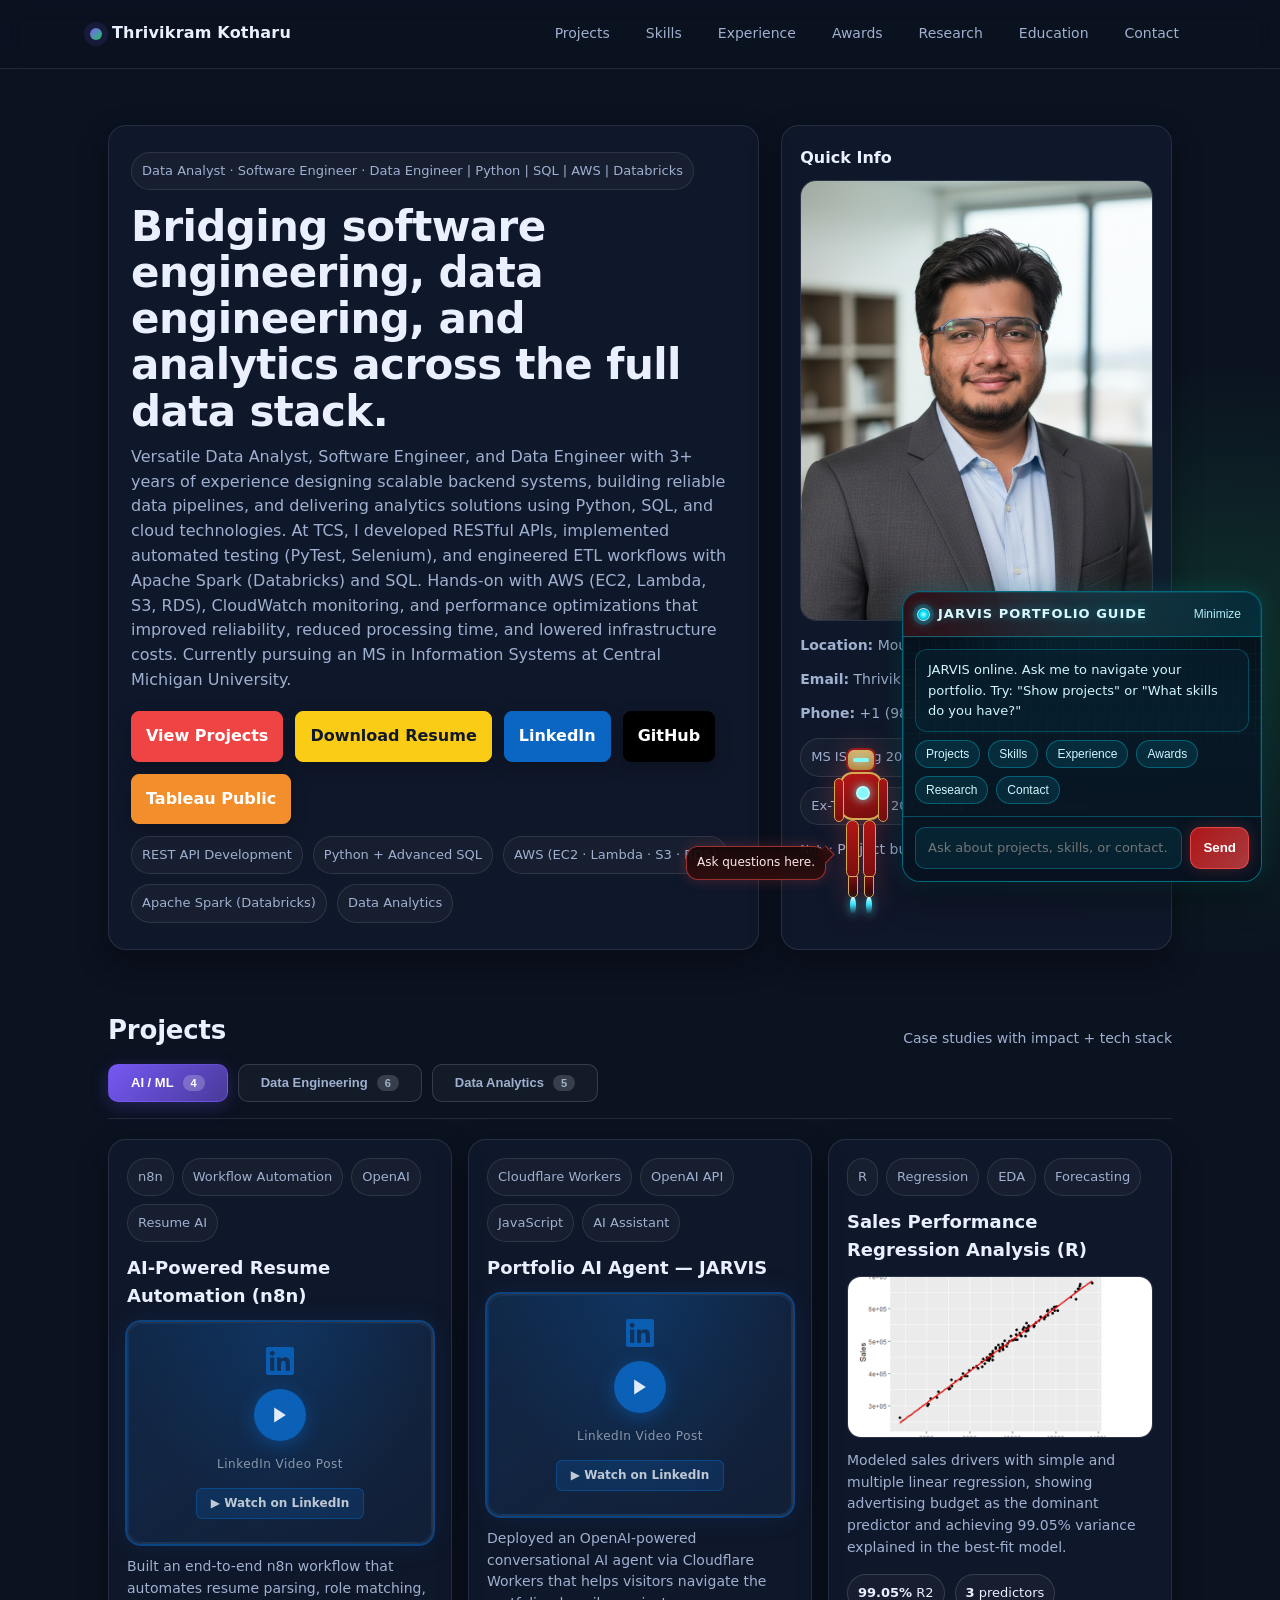
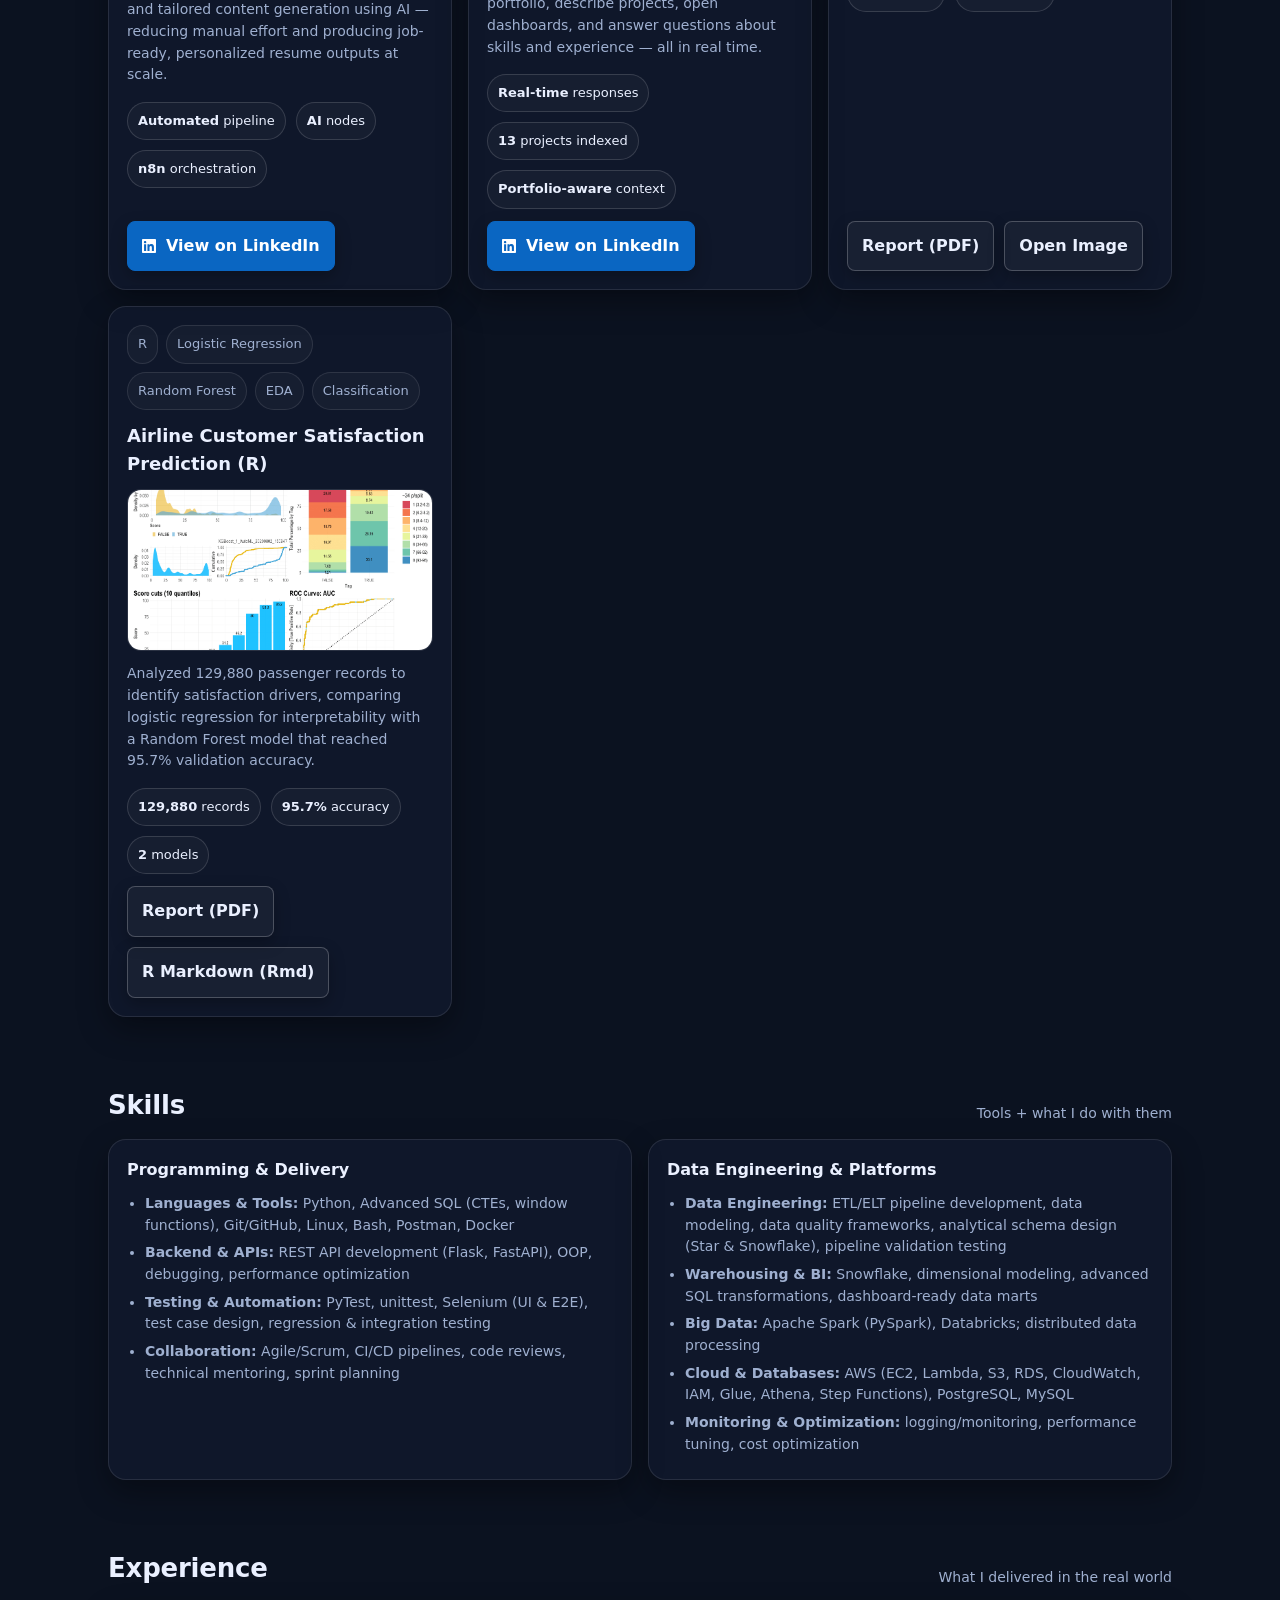
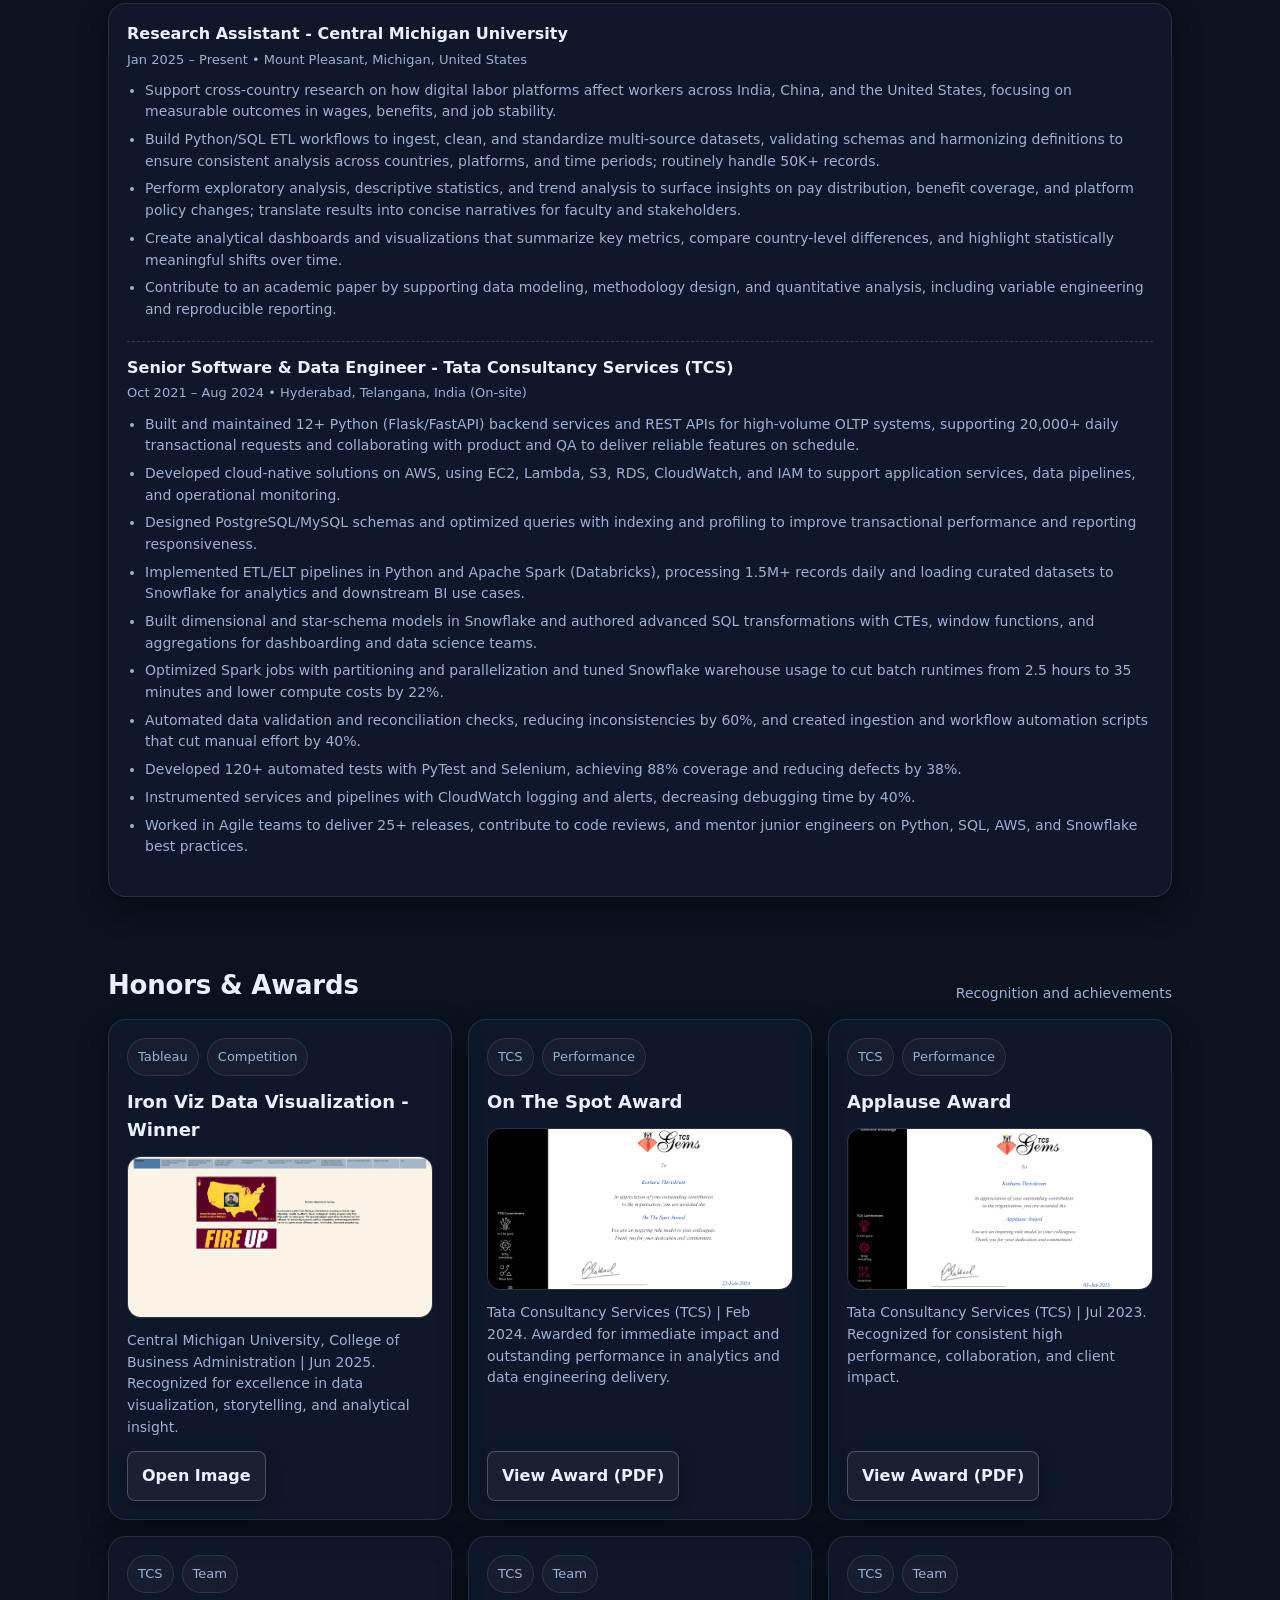
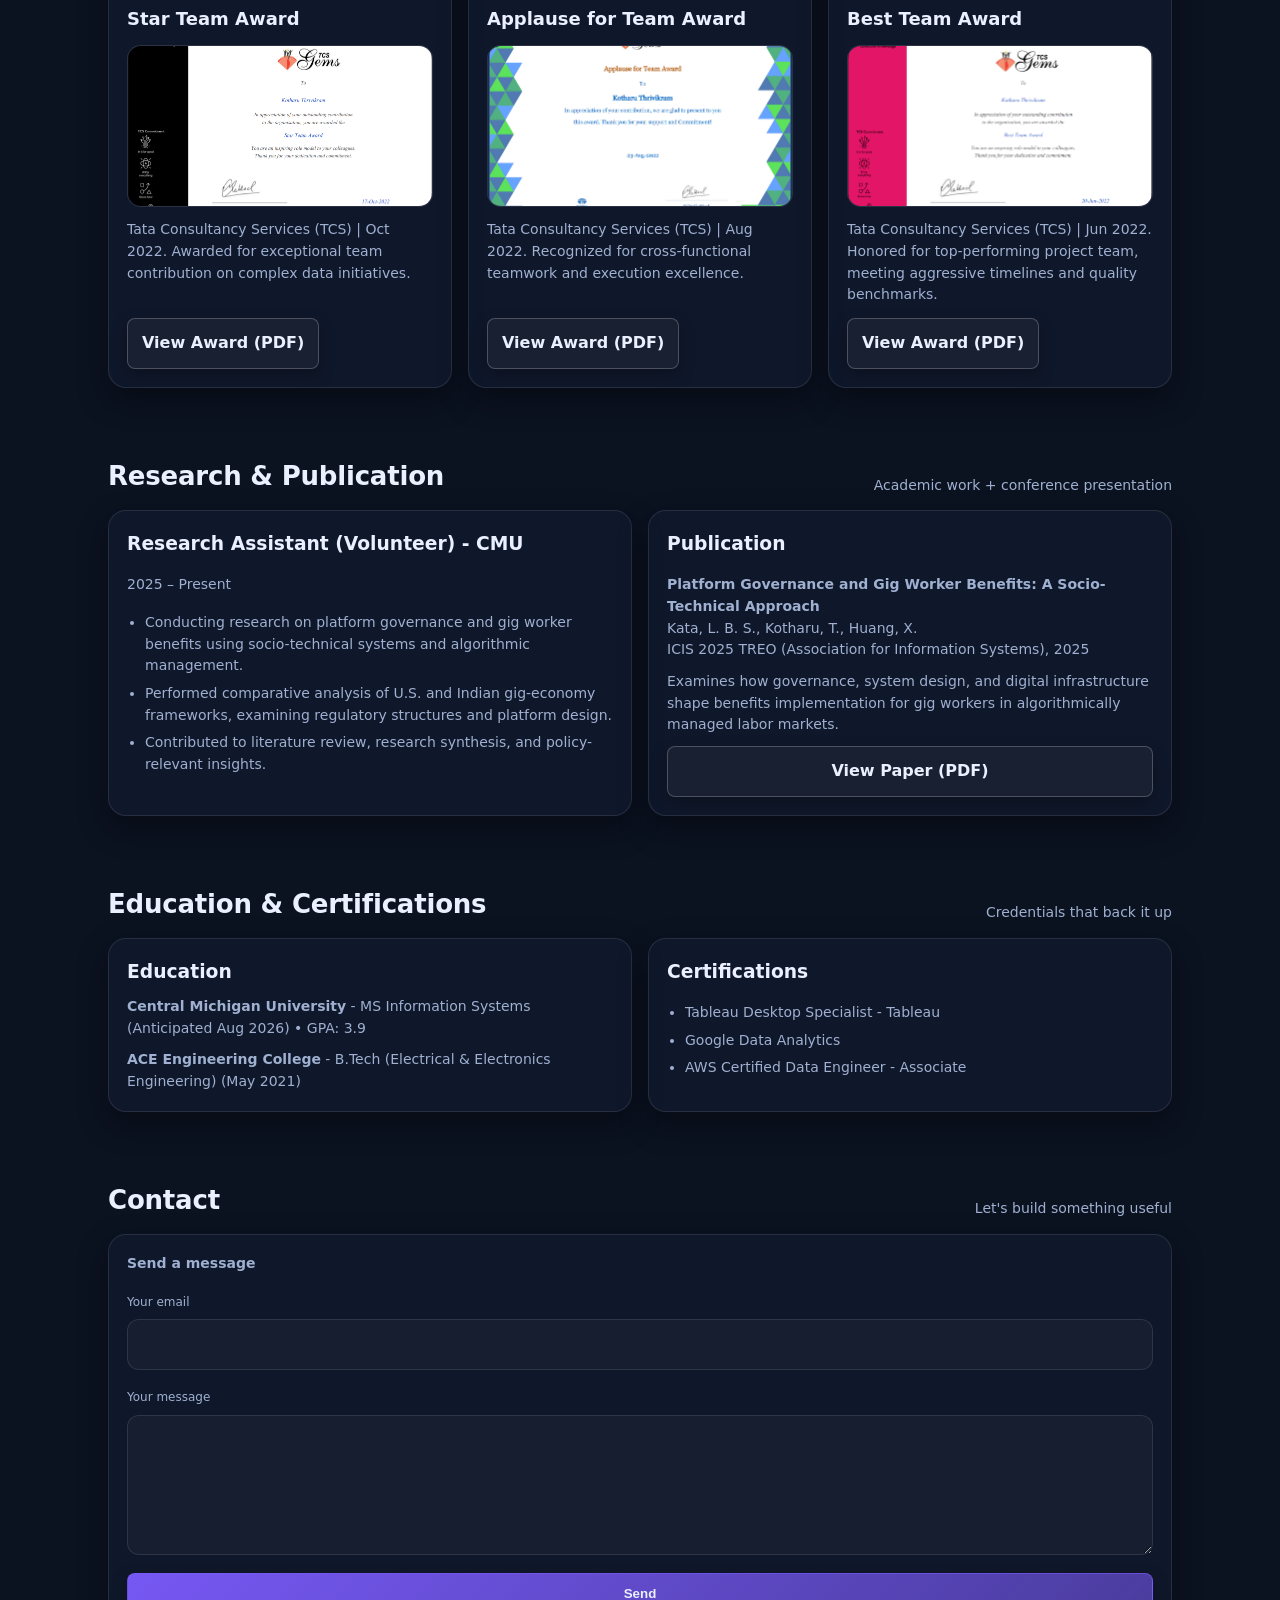
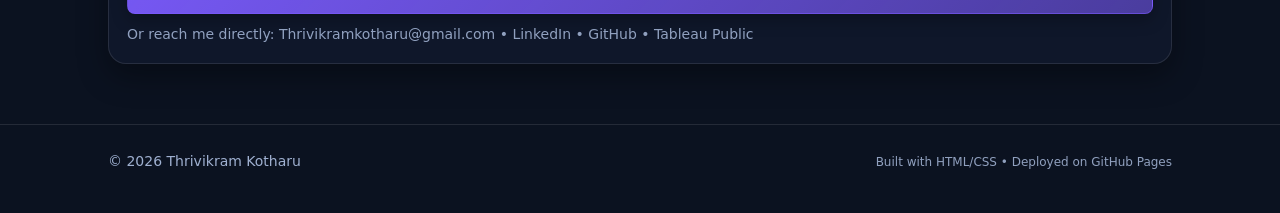
<file: index.html>
<!DOCTYPE html>
<html lang="en">
<head>
  <meta charset="UTF-8" />
  <meta name="viewport" content="width=device-width, initial-scale=1.0" />
  <title>Thrivikram Kotharu | Portfolio</title>
  <meta http-equiv="refresh" content="0; url=portfolio.html" />
  <link rel="canonical" href="portfolio.html" />
</head>
<body>
  <p>
    Redirecting to <a href="portfolio.html">portfolio.html</a>…
  </p>
  <script>
    window.location.replace("portfolio.html");
  </script>
</body>
</html>
</file>
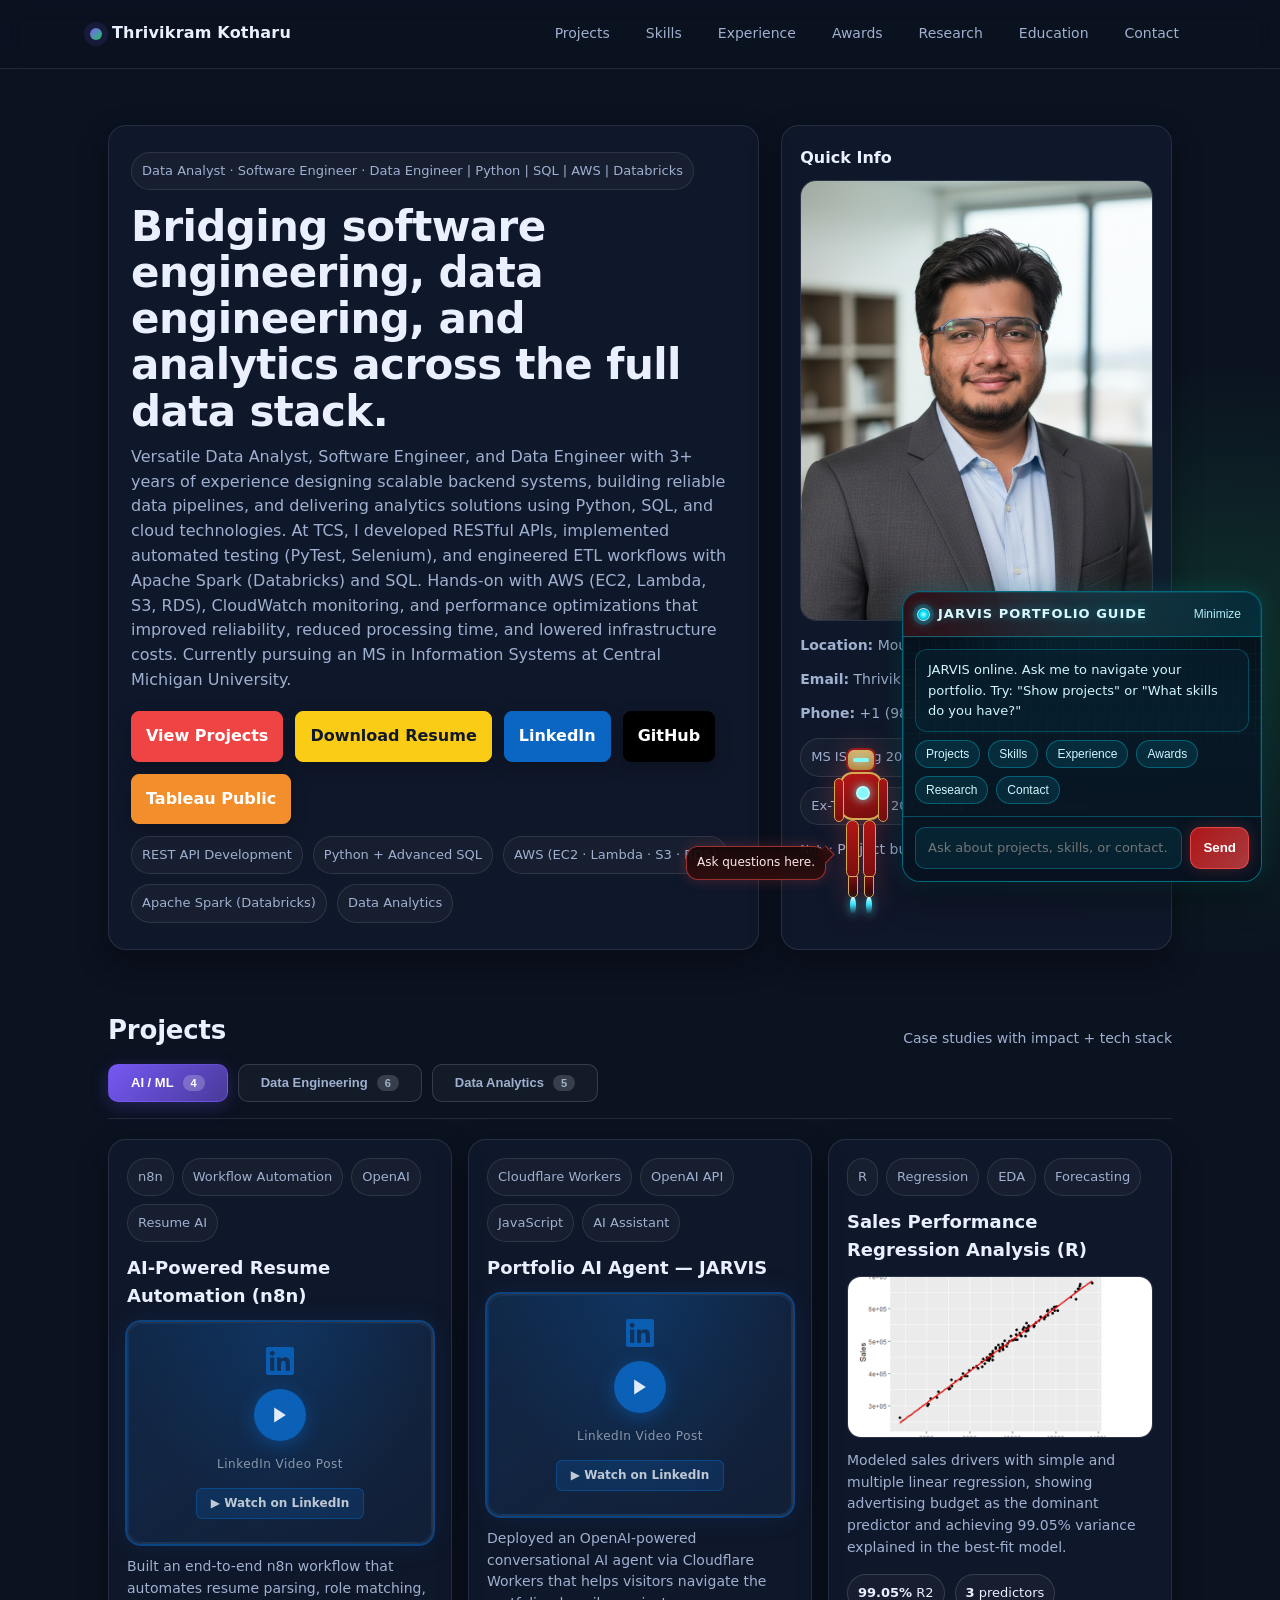
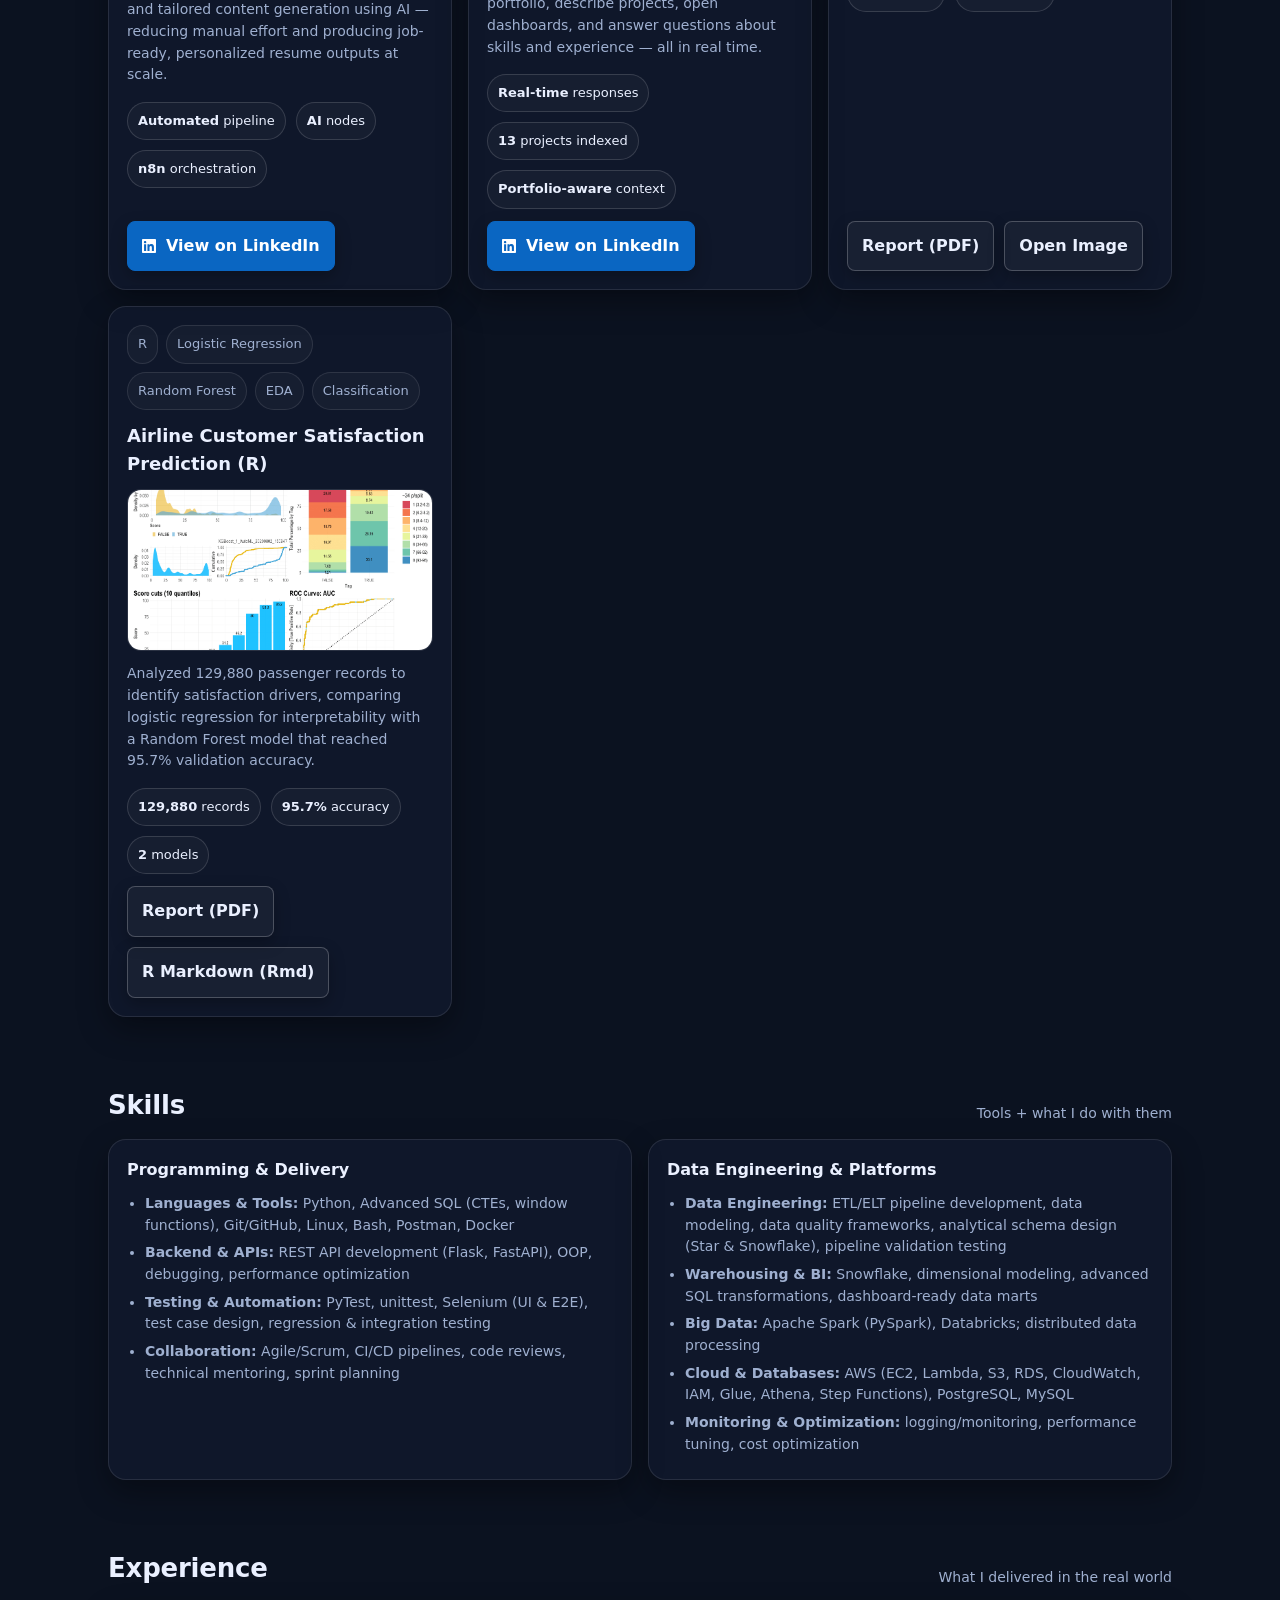
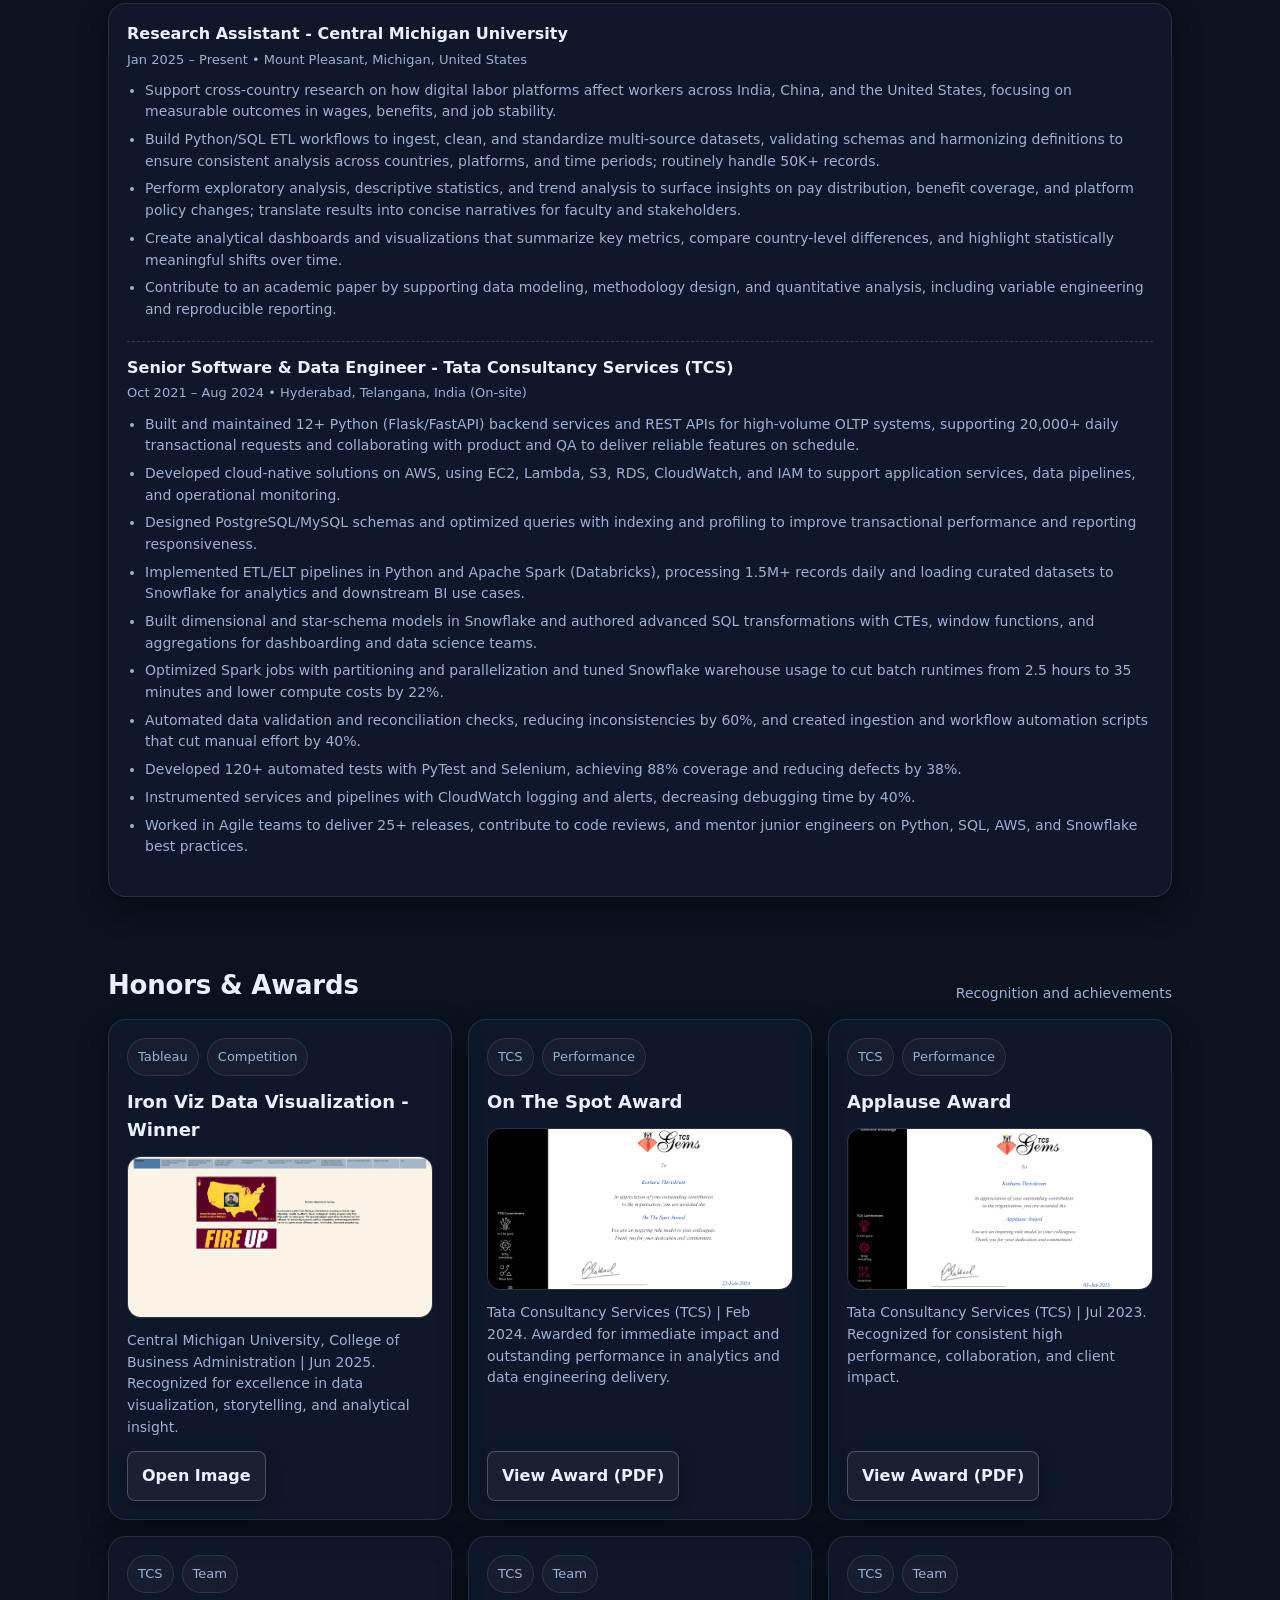
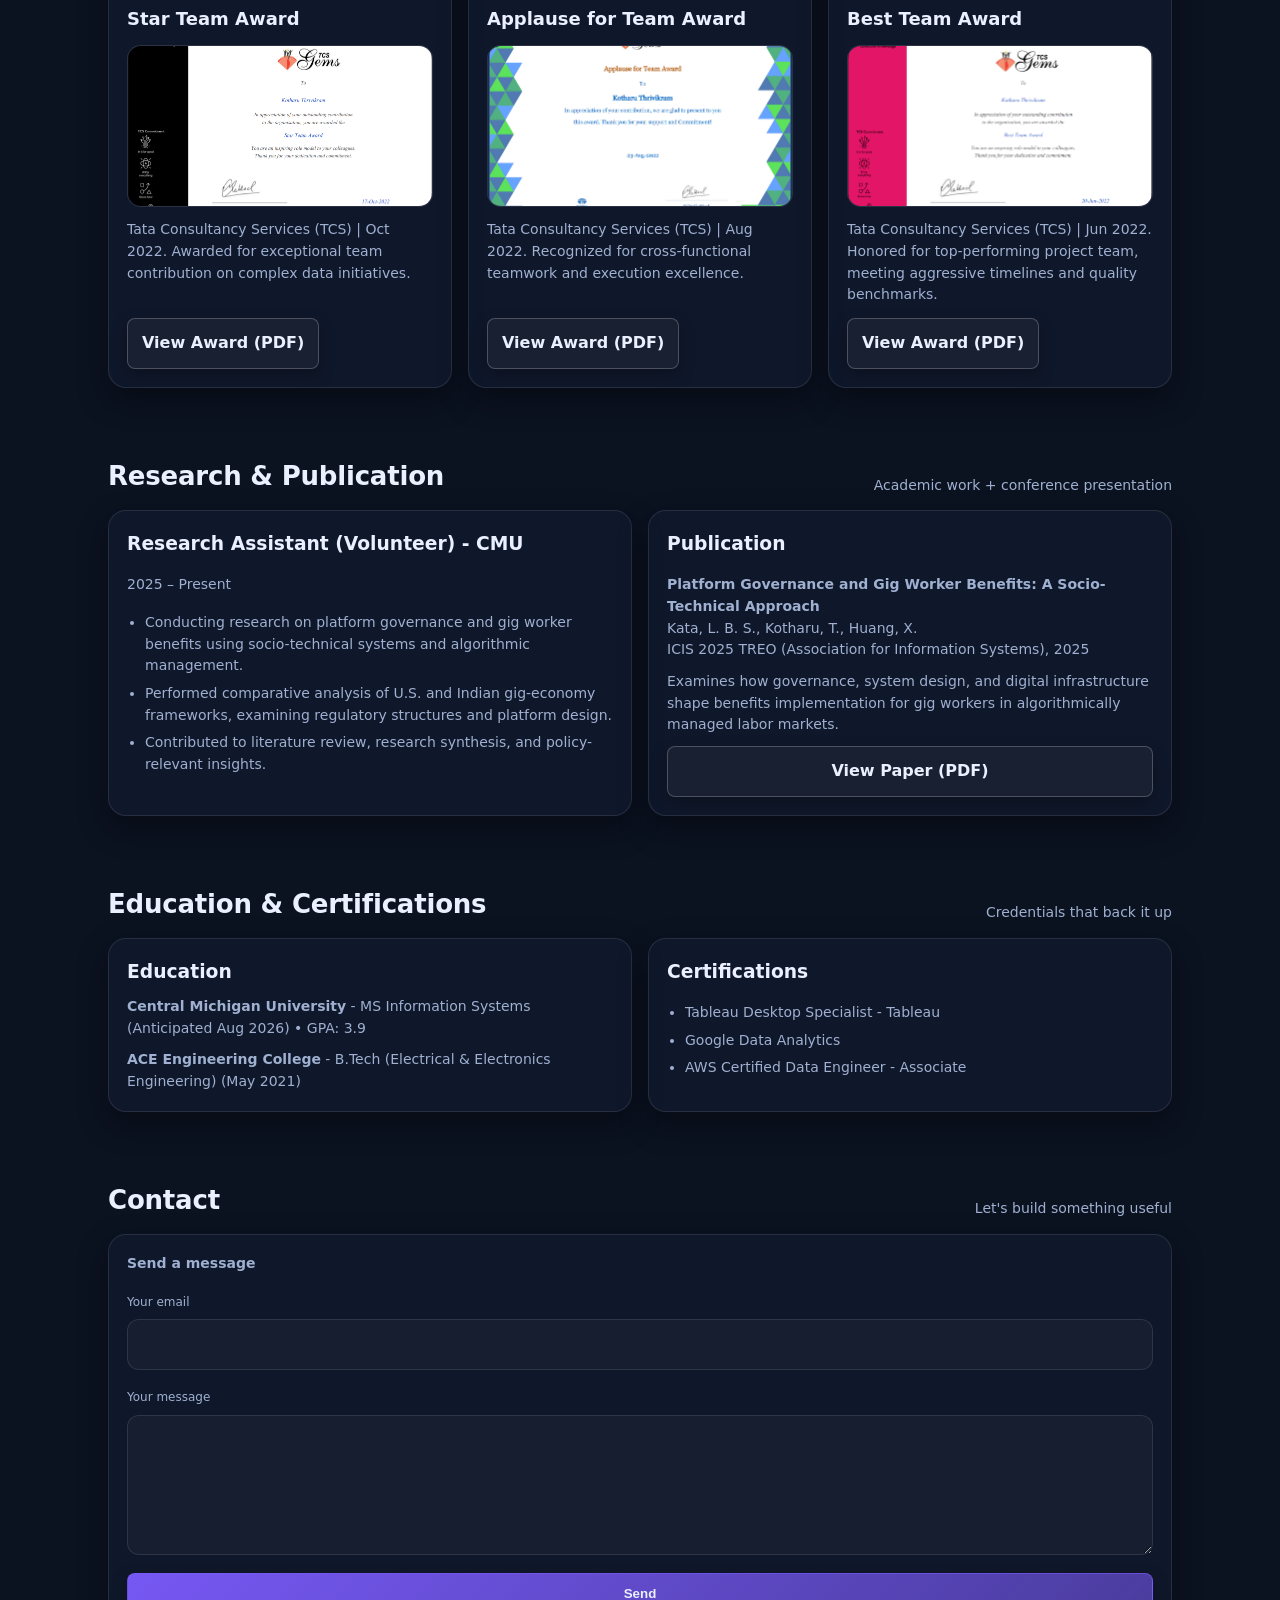
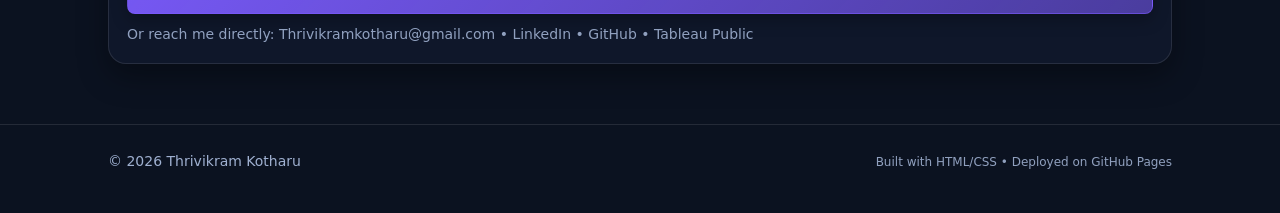
<file: portfolio.html>
<!DOCTYPE html>
<html lang="en">
<head>
  <meta charset="UTF-8" />
  <meta name="viewport" content="width=device-width, initial-scale=1.0" />
  <title>Thrivikram Kotharu | Analytics &amp; Data Engineer Portfolio</title>
  <meta name="description" content="Thrivikram Kotharu analytics and data engineering portfolio (Python, SQL, AWS, Snowflake, Spark, Airflow, Kafka). Projects, experience, research, and contact." />

  <style>
    :root{
      --bg:#0b1220;
      --card:#111a2e;
      --muted:#9fb0d0;
      --text:#eaf0ff;
      --accent:#7c5cff;
      --accent2:#22c55e;
      --border:rgba(255,255,255,.10);
      --shadow: 0 12px 30px rgba(0,0,0,.35);
      --radius:18px;
      --max:1100px;
    }

    *{box-sizing:border-box}
    html{scroll-behavior:smooth}
    body{
      margin:0;
      font-family: ui-sans-serif, system-ui, -apple-system, Segoe UI, Roboto, Helvetica, Arial, "Apple Color Emoji","Segoe UI Emoji";
      background: radial-gradient(1200px 700px at 20% -10%, rgba(124,92,255,.28), transparent 55%),
                  radial-gradient(900px 600px at 95% 10%, rgba(34,197,94,.18), transparent 50%),
                  var(--bg);
      color:var(--text);
      line-height:1.55;
    }
    a{color:inherit; text-decoration:none}
    .wrap{max-width:var(--max); margin:0 auto; padding:0 18px;}
    .nav{
      position:sticky; top:0; z-index:50;
      backdrop-filter: blur(10px);
      background: rgba(11,18,32,.65);
      border-bottom: 1px solid var(--border);
    }
    .nav-inner{
      display:flex; align-items:center; justify-content:space-between;
      padding:14px 0;
      gap:16px;
    }
    .brand{
      display:flex; align-items:center; gap:10px; font-weight:800;
      letter-spacing:.2px;
    }
    .dot{
      width:12px; height:12px; border-radius:999px;
      background: linear-gradient(135deg, var(--accent), var(--accent2));
      box-shadow: 0 0 0 6px rgba(124,92,255,.12);
    }
    .links{
      display:flex; align-items:center; gap:14px; flex-wrap:wrap;
      font-size:14px; color:var(--muted);
    }
    .links a{
      padding:8px 10px;
      border-radius:12px;
      border:1px solid transparent;
    }
    .links a:hover{border-color:var(--border); color:var(--text)}
    .btn{
      display:inline-flex; align-items:center; justify-content:center; gap:10px;
      padding:12px 14px;
      border-radius:8px;
      border:1px solid rgba(255,255,255,.22);
      background: rgba(255,255,255,.04);
      color:var(--text);
      box-shadow: 0 6px 16px rgba(0,0,0,.25);
      transition:transform .15s ease, background .15s ease, border-color .15s ease;
      font-weight:650;
    }
    .btn:hover{transform: translateY(-1px); background: rgba(255,255,255,.06); border-color: rgba(255,255,255,.18);}
    .btn.primary{
      background: linear-gradient(135deg, rgba(124,92,255,.95), rgba(124,92,255,.55));
      border-color: rgba(124,92,255,.55);
    }
    .btn.primary:hover{background: linear-gradient(135deg, rgba(124,92,255,1), rgba(124,92,255,.62));}
    .btn.red{
      background: #ef4444;
      border-color: #ef4444;
      color:#fff;
    }
    .btn.red:hover{
      background: #dc2626;
      border-color: #dc2626;
    }
    .btn.yellow{
      background: #facc15;
      border-color: #facc15;
      color:#111827;
    }
    .btn.yellow:hover{
      background: #eab308;
      border-color: #eab308;
    }
    .btn.black{
      background: #000000;
      border-color: #000000;
      color:#fff;
    }
    .btn.black:hover{
      background: #0a0a0a;
      border-color: #0a0a0a;
    }
    .btn.tableau{
      background: #f28e2b;
      border-color: #f28e2b;
      color:#fff;
    }
    .btn.tableau:hover{
      background: #de7f24;
      border-color: #de7f24;
    }
    .btn.green{
      background: linear-gradient(135deg, rgba(34,197,94,.90), rgba(34,197,94,.35));
      border-color: rgba(34,197,94,.5);
    }
    .btn.linkedin{
      background: #0a66c2;
      border-color: #0a66c2;
      color:#fff;
    }
    .btn.linkedin:hover{
      background: #095aa8;
      border-color: #095aa8;
    }
    .btn.github{
      background: #161b22;
      border-color: rgba(255,255,255,.15);
      color:#fff;
    }
    .btn.github:hover{
      background: #21262d;
      border-color: rgba(255,255,255,.28);
    }

    header.hero{padding:56px 0 26px;}
    .hero-grid{
      display:grid;
      grid-template-columns: 1.25fr .75fr;
      gap:22px;
      align-items:stretch;
    }
    .card{
      background: rgba(17,26,46,.72);
      border:1px solid var(--border);
      border-radius: var(--radius);
      box-shadow: var(--shadow);
    }
    .hero-card{padding:26px 22px;}
    .tag{
      display:inline-flex; align-items:center; gap:8px;
      font-size:13px;
      color:var(--muted);
      padding:8px 10px;
      border:1px solid var(--border);
      border-radius:999px;
      background: rgba(255,255,255,.03);
      width:fit-content;
    }
    .h1{
      margin:14px 0 10px;
      font-size:42px;
      line-height:1.1;
      letter-spacing:-.6px;
    }
    .sub{
      margin:0;
      color:var(--muted);
      font-size:16px;
      max-width:62ch;
    }
    .cta{
      display:flex; gap:12px; flex-wrap:wrap;
      margin-top:18px;
    }
    .mini{padding:20px 18px;}
    .mini h3{margin:0 0 6px; font-size:16px;}
    .mini p{margin:0; color:var(--muted); font-size:14px;}
    .avatar{
      width:100%;
      aspect-ratio: 4 / 5;
      border-radius: 16px;
      border:1px solid var(--border);
      overflow:hidden;
      background: rgba(255,255,255,.02);
      margin: 10px 0 14px;
    }
    .avatar img{width:100%; height:100%; object-fit: cover; display:block;}
    .kv{display:grid; grid-template-columns: 1fr; gap:12px; margin-top:14px;}
    .pillrow{display:flex; flex-wrap:wrap; gap:10px; margin-top:12px;}
    .pill{
      font-size:13px;
      padding:8px 10px;
      border-radius:999px;
      border:1px solid var(--border);
      color:var(--muted);
      background: rgba(255,255,255,.03);
    }

    section{padding:34px 0;}
    .section-title{
      display:flex; align-items:end; justify-content:space-between; gap:16px;
      margin-bottom:14px;
    }
    .section-title h2{margin:0; font-size:26px; letter-spacing:-.2px;}
    .section-title span{color:var(--muted); font-size:14px}

    .grid-3{display:grid; grid-template-columns: repeat(3, 1fr); gap:16px;}
    .grid-2{display:grid; grid-template-columns: repeat(2, 1fr); gap:16px;}

    .proj{
      padding:18px;
      display:flex;
      flex-direction:column;
      gap:12px;
      min-height: 260px;
    }
    .proj h3{margin:0; font-size:18px;}
    .proj .meta{color:var(--muted); font-size:13px; display:flex; flex-wrap:wrap; gap:8px;}
    .proj p{margin:0; color:var(--muted); font-size:14px;}
    .proj figure{
      margin:0;
      border-radius: 14px;
      overflow:hidden;
      border: 1px solid var(--border);
      background: rgba(255,255,255,.02);
    }
    .proj figure img{width:100%; height:160px; object-fit: cover; display:block;}
    .proj .actions{margin-top:auto; display:flex; gap:10px; flex-wrap:wrap;}
    .kpi{display:flex; gap:10px; flex-wrap:wrap; margin-top:4px;}
    .kpi .pill{color:var(--text); border-color: rgba(255,255,255,.14)}
    /* ── Category tab bar ── */
    .cat-tabs{
      display:flex; gap:10px; flex-wrap:wrap;
      margin-bottom:20px;
      padding-bottom:16px;
      border-bottom:1px solid var(--border);
    }
    .cat-tab{
      display:inline-flex; align-items:center; gap:9px;
      padding:10px 22px; border-radius:10px;
      border:1px solid rgba(255,255,255,.14);
      background:rgba(255,255,255,.04);
      color:var(--muted); font-size:13px; font-weight:650;
      cursor:pointer; user-select:none;
      transition:background .18s, border-color .18s, color .18s, transform .15s, box-shadow .18s;
    }
    .cat-tab:hover{
      background:rgba(255,255,255,.09); border-color:rgba(255,255,255,.3);
      color:var(--text); transform:translateY(-1px);
    }
    .cat-tab.active{
      background:linear-gradient(135deg,rgba(124,92,255,.95),rgba(124,92,255,.55));
      border-color:rgba(124,92,255,.55); color:#fff;
      box-shadow:0 4px 18px rgba(124,92,255,.25);
    }
    .cat-tab.active:hover{ transform:translateY(-1px); }
    .tab-badge{
      font-size:11px; font-weight:600; padding:2px 8px;
      border-radius:999px; background:rgba(255,255,255,.16);
    }
    .cat-tab.active .tab-badge{ background:rgba(255,255,255,.22); }
    /* ── Category panels ── */
    .cat-panel{ display:none; }
    .cat-panel.active{ display:block; animation:panelReveal .28s ease; }
    @keyframes panelReveal{
      from{ opacity:0; transform:translateY(8px); }
      to  { opacity:1; transform:translateY(0);   }
    }
    /* LinkedIn preview card — replaces iframe (works everywhere) */
    .li-preview{
      width:100%; height:220px;
      display:flex; flex-direction:column; align-items:center; justify-content:center; gap:14px;
      background:linear-gradient(145deg,rgba(10,102,194,.18) 0%,rgba(10,102,194,.06) 100%);
      border-radius:14px;
      border:1px solid rgba(10,102,194,.28);
      text-decoration:none; color:inherit;
      cursor:pointer;
      transition:background .2s, border-color .2s, transform .18s;
      position:relative; overflow:hidden;
    }
    .li-preview::before{
      content:'';
      position:absolute; inset:0;
      background:radial-gradient(ellipse at 50% 0%,rgba(10,102,194,.22) 0%,transparent 70%);
      pointer-events:none;
    }
    .li-preview:hover{ background:linear-gradient(145deg,rgba(10,102,194,.28) 0%,rgba(10,102,194,.10) 100%); border-color:rgba(10,102,194,.55); transform:translateY(-2px); }
    .li-preview .li-logo{ opacity:.85; }
    .li-preview .li-play-btn{
      width:52px; height:52px; border-radius:50%;
      background:rgba(10,102,194,.9);
      display:flex; align-items:center; justify-content:center;
      box-shadow:0 4px 18px rgba(10,102,194,.45);
      transition:transform .18s, box-shadow .18s;
    }
    .li-preview:hover .li-play-btn{ transform:scale(1.1); box-shadow:0 6px 24px rgba(10,102,194,.65); }
    .li-preview .li-label{ font-size:12px; color:rgba(255,255,255,.55); letter-spacing:.04em; }
    .li-preview .li-cta{
      font-size:12px; font-weight:700; color:rgba(255,255,255,.75);
      border:1px solid rgba(10,102,194,.45); border-radius:6px;
      padding:5px 14px; background:rgba(10,102,194,.2);
      transition:background .15s, color .15s;
    }
    .li-preview:hover .li-cta{ background:rgba(10,102,194,.5); color:#fff; }
    @keyframes li-pulse-ring{
      0%  { box-shadow:0 0 0 0 rgba(10,102,194,.55); }
      70% { box-shadow:0 0 0 12px rgba(10,102,194,0); }
      100%{ box-shadow:0 0 0 0 rgba(10,102,194,0); }
    }
    .li-card.li-inview figure{
      box-shadow:0 0 0 2px rgba(10,102,194,.55), 0 0 28px rgba(10,102,194,.15);
      transition:box-shadow .4s ease;
    }

    .skills{padding:18px;}
    .skills h3{margin:0 0 10px; font-size:16px;}
    ul.clean{margin:0; padding-left:18px; color:var(--muted); font-size:14px;}
    ul.clean li{margin:6px 0;}
    .timeline{padding:18px;}
    .job{padding:14px 0; border-top:1px dashed rgba(255,255,255,.14);}
    .job:first-child{border-top:none; padding-top:0;}
    .job h3{margin:0; font-size:16px;}
    .job .where{color:var(--muted); font-size:13px; margin-top:3px;}
    .job ul{margin:10px 0 0; padding-left:18px; color:var(--muted); font-size:14px;}
    .job ul li{margin:6px 0;}
    .callout{padding:18px; display:flex; flex-direction:column; gap:10px;}
    .callout p{margin:0; color:var(--muted); font-size:14px;}
    .field{display:block}
    .field span{display:block; margin-top:8px; color:var(--muted); font-size:12px;}
    input, textarea{
      width:100%;
      margin-top:8px;
      padding:12px 12px;
      border-radius:12px;
      border:1px solid var(--border);
      background: rgba(255,255,255,.03);
      color: var(--text);
      font: inherit;
      outline: none;
    }
    textarea{resize: vertical; min-height: 140px;}
    input:focus, textarea:focus{border-color: rgba(124,92,255,.55);}
    footer{
      padding:26px 0 40px;
      color:var(--muted);
      border-top: 1px solid var(--border);
      margin-top:26px;
    }
    .footer-grid{
      display:flex; align-items:center; justify-content:space-between; gap:12px; flex-wrap:wrap;
      font-size:14px;
    }
    .small{font-size:12px; opacity:.9}

    @media (max-width: 950px){
      .hero-grid{grid-template-columns: 1fr}
      .h1{font-size:36px}
      .grid-3{grid-template-columns: 1fr}
      .grid-2{grid-template-columns: 1fr}
    }

    /* Ironman helper beside assistant */
    .jarvis-guide{
      position:fixed;
      right:392px;
      bottom:20px;
      z-index:99;
      display:flex;
      align-items:flex-end;
      gap:8px;
      pointer-events:none;
      animation: guidePeek 12s ease-in-out infinite;
    }
    .jarvis-guide .bubble{
      position:relative;
      max-width:180px;
      padding:8px 10px;
      border-radius:12px;
      border:1px solid rgba(255, 81, 81, .55);
      background: linear-gradient(180deg, rgba(24, 8, 8, .95), rgba(48, 13, 13, .95));
      color:#ffe8e8;
      font-size:12px;
      line-height:1.3;
      box-shadow: 0 0 14px rgba(255, 81, 81, .24);
    }
    .jarvis-guide .bubble::after{
      content:"";
      position:absolute;
      right:-7px;
      bottom:18px;
      width:12px;
      height:12px;
      transform: rotate(45deg);
      border-right:1px solid rgba(255, 81, 81, .55);
      border-top:1px solid rgba(255, 81, 81, .55);
      background: rgba(41, 12, 12, .95);
    }
    .ironman-mini{
      position:relative;
      width:54px;
      height:132px;
      filter: drop-shadow(0 0 12px rgba(255, 70, 70, .25));
      animation: ironmanBob 2.8s ease-in-out infinite;
    }
    .ironman-mini .head{
      position:absolute;
      top:0;
      left:12px;
      width:30px;
      height:24px;
      border-radius:8px;
      background: linear-gradient(180deg, #d9b36d, #b7863e);
      border:2px solid #9b1a1a;
      transform-origin: 50% 85%;
      animation: ironmanNod 3.4s ease-in-out infinite;
    }
    .ironman-mini .head::before{
      content:"";
      position:absolute;
      top:8px;
      left:5px;
      width:16px;
      height:4px;
      background:#86f9ff;
      box-shadow: 0 0 8px rgba(134, 249, 255, .8);
      border-radius:3px;
      animation: eyeFlicker 2.1s steps(1, end) infinite;
    }
    .ironman-mini .torso{
      position:absolute;
      top:24px;
      left:6px;
      width:42px;
      height:48px;
      border-radius:12px;
      background: linear-gradient(180deg, #b11616, #7a0f0f);
      border:2px solid #d6a954;
    }
    .ironman-mini .torso::before{
      content:"";
      position:absolute;
      top:12px;
      left:14px;
      width:10px;
      height:10px;
      border-radius:999px;
      background:#87f7ff;
      border:2px solid #b8ffff;
      box-shadow: 0 0 10px rgba(135, 247, 255, .9);
      animation: reactorPulse 1.5s ease-in-out infinite;
    }
    .ironman-mini .arm{
      position:absolute;
      top:30px;
      width:10px;
      height:44px;
      border-radius:8px;
      background: linear-gradient(180deg, #b11616, #7a0f0f);
      border:1px solid #d6a954;
      transform-origin: 50% 10%;
    }
    .ironman-mini .arm.left{
      left:0;
      animation: servoTwitch 3.2s ease-in-out infinite;
    }
    .ironman-mini .arm.right{
      right:0;
      animation: ironmanWave 1.4s ease-in-out infinite;
    }
    .ironman-mini .leg{
      position:absolute;
      top:72px;
      width:13px;
      height:58px;
      border-radius:8px;
      background: linear-gradient(180deg, #b11616, #7a0f0f);
      border:1px solid #d6a954;
    }
    .ironman-mini .leg.left{ left:12px; }
    .ironman-mini .leg.right{ right:12px; }
    .ironman-mini .thruster{
      position:absolute;
      bottom:-18px;
      width:10px;
      height:22px;
      border-radius: 0 0 8px 8px;
      background: linear-gradient(180deg, rgba(122, 15, 15, .95), rgba(45, 6, 6, .95));
      border:1px solid #d6a954;
      overflow:visible;
      animation: thrusterShake .28s linear infinite;
    }
    .ironman-mini .thruster::before{
      content:"";
      position:absolute;
      left:1px;
      top:20px;
      width:6px;
      height:18px;
      border-radius: 50% 50% 60% 60%;
      background: linear-gradient(180deg, #c7fbff 0%, #39e6ff 40%, rgba(57, 230, 255, 0) 100%);
      filter: blur(.2px);
      animation: flameFlicker .18s ease-in-out infinite alternate;
      box-shadow: 0 0 10px rgba(57, 230, 255, .55);
    }
    .ironman-mini .thruster.left{ left:14px; }
    .ironman-mini .thruster.right{ right:14px; }
    .jarvis-guide.fly-away{
      animation: flyAway .95s cubic-bezier(.2,.7,.1,1) forwards;
    }
    @media (max-width: 1100px){
      .jarvis-guide{
        right:18px;
        bottom:404px;
      }
    }

    /* Portfolio guide assistant (Jarvis theme) */
    .agent{
      position:fixed;
      right:18px;
      bottom:18px;
      width:360px;
      max-width:calc(100vw - 36px);
      background:
        radial-gradient(circle at 50% -20%, rgba(0, 225, 255, .18), transparent 45%),
        linear-gradient(180deg, rgba(5, 14, 24, .98), rgba(9, 19, 33, .98));
      border:1px solid rgba(0, 225, 255, .42);
      border-radius:18px;
      box-shadow:
        0 0 0 1px rgba(0, 225, 255, .14) inset,
        0 14px 34px rgba(0,0,0,.45),
        0 0 22px rgba(0, 225, 255, .18);
      z-index:100;
      overflow:hidden;
    }
    .agent::before{
      content:"";
      position:absolute;
      inset:0;
      background: linear-gradient(to bottom, transparent 0%, rgba(0, 225, 255, .05) 50%, transparent 100%);
      animation: scanline 4s linear infinite;
      pointer-events:none;
      opacity:.7;
    }
    .agent-header{
      display:flex;
      align-items:center;
      justify-content:space-between;
      padding:12px 14px;
      background: linear-gradient(90deg, rgba(142, 18, 18, .30), rgba(0, 225, 255, .14));
      border-bottom:1px solid rgba(0, 225, 255, .35);
    }
    .agent-title{
      display:flex;
      align-items:center;
      gap:8px;
      font-weight:800;
      font-size:13px;
      letter-spacing:1px;
      text-transform:uppercase;
      color:#d9f9ff;
      text-shadow: 0 0 10px rgba(0, 225, 255, .35);
    }
    .jarvis-core{
      width:13px;
      height:13px;
      border-radius:999px;
      background: radial-gradient(circle, #c9f8ff 0%, #00e1ff 45%, #056b7f 100%);
      border:1px solid rgba(201, 248, 255, .9);
      box-shadow:
        0 0 0 4px rgba(0, 225, 255, .16),
        0 0 12px rgba(0, 225, 255, .8);
      animation: jarvisPulse 1.8s ease-in-out infinite;
    }
    .agent-body{
      max-height:360px;
      overflow:auto;
      padding:12px 12px 8px;
      display:flex;
      flex-direction:column;
      gap:10px;
      background:
        linear-gradient(rgba(0, 225, 255, .04) 1px, transparent 1px),
        linear-gradient(90deg, rgba(0, 225, 255, .03) 1px, transparent 1px);
      background-size: 100% 16px, 16px 100%;
    }
    .agent-msg{
      padding:10px 12px;
      border-radius:12px;
      background: rgba(8, 30, 46, .58);
      border:1px solid rgba(0, 225, 255, .24);
      font-size:13px;
      color:#d7f6ff;
    }
    .agent-msg.user{
      background: rgba(172, 20, 20, .22);
      border-color: rgba(255, 75, 75, .48);
      align-self:flex-end;
      color:#ffe9e9;
    }
    .agent-actions{
      display:flex;
      flex-wrap:wrap;
      gap:8px;
      padding:0 12px 12px;
    }
    .agent-actions button{
      border:1px solid rgba(0, 225, 255, .30);
      background: rgba(0, 225, 255, .10);
      color:#d7f6ff;
      border-radius:999px;
      padding:6px 10px;
      font-size:12px;
      cursor:pointer;
      transition: .2s ease;
    }
    .agent-actions button:hover{
      border-color: rgba(0, 225, 255, .72);
      background: rgba(0, 225, 255, .18);
    }
    .agent-input{
      display:flex;
      gap:8px;
      padding:10px 12px 12px;
      border-top:1px solid rgba(0, 225, 255, .28);
      background: rgba(7, 18, 31, .92);
    }
    .agent-input input{
      margin:0;
      padding:10px 12px;
      border-radius:10px;
      font-size:13px;
      background: rgba(0, 225, 255, .08);
      border-color: rgba(0, 225, 255, .25);
      color:#dffbff;
    }
    .agent-input button{
      white-space:nowrap;
      padding:10px 12px;
      border-radius:10px;
      border:1px solid rgba(255, 81, 81, .72);
      background: linear-gradient(135deg, rgba(186, 20, 20, .95), rgba(255, 81, 81, .65));
      color:#fff;
      font-weight:600;
      cursor:pointer;
      box-shadow: 0 0 16px rgba(255, 81, 81, .22);
    }
    .agent-toggle{
      position:fixed;
      right:18px;
      bottom:18px;
      z-index:101;
      display:none;
      align-items:center;
      gap:8px;
      border:1px solid rgba(0, 225, 255, .36);
      background: rgba(6, 18, 29, .94);
      color:#d9f9ff;
      padding:10px 12px;
      border-radius:999px;
      cursor:pointer;
      box-shadow: 0 0 18px rgba(0, 225, 255, .18);
      font-size:12px;
      padding:8px 10px;
    }
    .agent-toggle.nudge{
      animation: toggleNudge 1.6s ease-in-out infinite;
    }
    .agent-min{
      background:none;
      border:none;
      color:#b2eef9;
      cursor:pointer;
      font-size:12px;
    }
    @keyframes jarvisPulse{
      0%, 100% { transform: scale(1); box-shadow: 0 0 0 4px rgba(0, 225, 255, .16), 0 0 12px rgba(0, 225, 255, .8); }
      50% { transform: scale(1.08); box-shadow: 0 0 0 7px rgba(0, 225, 255, .11), 0 0 18px rgba(0, 225, 255, .95); }
    }
    @keyframes scanline{
      0% { transform: translateY(-100%); }
      100% { transform: translateY(100%); }
    }
    @keyframes ironmanWave{
      0%, 100% { transform: rotate(8deg); }
      50% { transform: rotate(-20deg); }
    }
    @keyframes ironmanBob{
      0%, 100% { transform: translateY(0); }
      50% { transform: translateY(-3px); }
    }
    @keyframes ironmanNod{
      0%, 100% { transform: rotate(0deg); }
      40% { transform: rotate(3deg); }
      70% { transform: rotate(-2deg); }
    }
    @keyframes eyeFlicker{
      0%, 82%, 100% { opacity: 1; }
      83%, 84% { opacity: .35; }
      85%, 86% { opacity: 1; }
      87% { opacity: .2; }
      88%, 99% { opacity: 1; }
    }
    @keyframes reactorPulse{
      0%, 100% { transform: scale(1); box-shadow: 0 0 10px rgba(135, 247, 255, .9); }
      50% { transform: scale(1.15); box-shadow: 0 0 16px rgba(135, 247, 255, 1); }
    }
    @keyframes servoTwitch{
      0%, 72%, 100% { transform: rotate(0deg); }
      76% { transform: rotate(7deg); }
      80% { transform: rotate(-4deg); }
      84% { transform: rotate(3deg); }
    }
    @keyframes thrusterShake{
      0%, 100% { transform: translateX(0); }
      50% { transform: translateX(.5px); }
    }
    @keyframes flameFlicker{
      0% { height:16px; opacity:.75; transform: translateY(0); }
      100% { height:23px; opacity:1; transform: translateY(2px); }
    }
    @keyframes flyAway{
      0% { opacity:1; transform: translate(0,0) scale(1); }
      30% { opacity:1; transform: translate(8px,-8px) scale(1.02); }
      100% { opacity:0; transform: translate(120px,-180px) scale(.75); }
    }
    @keyframes guidePeek{
      0%, 55% { opacity: 1; transform: translateY(0); }
      70%, 100% { opacity: 0; transform: translateY(8px); }
    }
    @keyframes toggleNudge{
      0%, 100% { transform: translateY(0); box-shadow: 0 0 18px rgba(0, 225, 255, .18); }
      50% { transform: translateY(-2px); box-shadow: 0 0 22px rgba(0, 225, 255, .34); }
    }
    @media (max-width: 520px){
      .jarvis-guide{display:none;}
      .agent{right:10px; left:10px; width:auto;}
      .agent-toggle{right:10px;}
    }
  </style>
</head>

<body>
  <div class="nav">
    <div class="wrap nav-inner">
      <div class="brand">
        <span class="dot"></span>
        <span>Thrivikram Kotharu</span>
      </div>

      <div class="links">
        <a href="#projects">Projects</a>
        <a href="#skills">Skills</a>
        <a href="#experience">Experience</a>
        <a href="#awards">Awards</a>
        <a href="#research">Research</a>
        <a href="#education">Education</a>
        <a href="#contact">Contact</a>
      </div>
    </div>
  </div>

  <header class="hero">
    <div class="wrap hero-grid">
      <div class="card hero-card">
        <div class="tag">Data Analyst &middot; Software Engineer &middot; Data Engineer | Python | SQL | AWS | Databricks</div>
        <h1 class="h1">Bridging software engineering, data engineering, and analytics across the full data stack.</h1>
        <p class="sub">
          Versatile Data Analyst, Software Engineer, and Data Engineer with 3+ years of experience designing scalable backend systems,
          building reliable data pipelines, and delivering analytics solutions using Python, SQL, and cloud technologies. At TCS, I developed
          RESTful APIs, implemented automated testing (PyTest, Selenium), and engineered ETL workflows with Apache Spark (Databricks) and SQL.
          Hands-on with AWS (EC2, Lambda, S3, RDS), CloudWatch monitoring, and performance optimizations that improved reliability, reduced
          processing time, and lowered infrastructure costs. Currently pursuing an MS in Information Systems at Central Michigan University.
        </p>

        <div class="cta">
          <a class="btn red" href="#projects">View Projects</a>
          <a class="btn yellow" href="Resume.pdf" download>Download Resume</a>
          <a class="btn linkedin" href="https://www.linkedin.com/in/thrivikramkotharu/" target="_blank" rel="noopener">LinkedIn</a>
          <a class="btn black" href="https://github.com/Thrivikram-Kotharu" target="_blank" rel="noopener">GitHub</a>
          <a class="btn tableau" href="https://public.tableau.com/app/profile/thrivikram.kotharu/vizzes" target="_blank" rel="noopener">Tableau Public</a>
        </div>

        <div class="pillrow" aria-label="Highlights">
          <span class="pill">REST API Development</span>
          <span class="pill">Python + Advanced SQL</span>
          <span class="pill">AWS (EC2 &middot; Lambda &middot; S3 &middot; RDS)</span>
          <span class="pill">Apache Spark (Databricks)</span>
          <span class="pill">Data Analytics</span>
        </div>
      </div>

      <div class="card mini">
        <h3>Quick Info</h3>
        <div class="avatar" aria-label="Profile photo">
          <img src="assets/images/thrivikram_kotharu_pic.png" alt="Thrivikram Kotharu portrait" />
        </div>

        <div class="kv">
          <p><strong>Location:</strong> Mount Pleasant, Michigan</p>
          <p><strong>Email:</strong> <a href="mailto:Thrivikramkotharu@gmail.com">Thrivikramkotharu@gmail.com</a></p>
          <p><strong>Phone:</strong> +1 (989) 933-8650</p>
        </div>

        <div class="pillrow" style="margin-top:14px">
          <span class="pill">MS IS (Aug 2026)</span>
          <span class="pill">Ex-TCS (Oct 2021 &ndash; Aug 2024)</span>
          <span class="pill">Tableau</span>
        </div>

        <p style="margin-top:14px">
          <span class="small">Note:</span> Project buttons open PDFs or images.
        </p>
      </div>
    </div>
  </header>

  <section id="projects">
    <div class="wrap">
      <div class="section-title">
        <h2>Projects</h2>
        <span>Case studies with impact + tech stack</span>
      </div>

      <div class="cat-tabs" id="catTabs">
        <button class="cat-tab active" data-cat="ml">AI / ML <span class="tab-badge">4</span></button>
        <button class="cat-tab" data-cat="de">Data Engineering <span class="tab-badge">6</span></button>
        <button class="cat-tab" data-cat="da">Data Analytics <span class="tab-badge">5</span></button>
      </div>

      <div class="cat-panel" id="panel-de">
      <div class="grid-3">

        <article class="card proj">
          <div class="meta">
            <span class="pill">Snowflake</span>
            <span class="pill">AWS S3</span>
            <span class="pill">SQL</span>
            <span class="pill">Dimensional Modeling</span>
          </div>
          <h3>Instamart Data Warehouse &amp; Dimensional Modeling</h3>
          <figure>
            <img src="assets/images/star%20schema%20for%20dimention%20modeling%20for%20warehouse.png" alt="Star schema for dimensional modeling" loading="lazy" />
          </figure>
          <p>
            Designed a star schema (1 fact + 5+ dimensions) and built ELT pipelines from AWS S3 into Snowflake, enabling analytics across orders,
            products, and customers.
          </p>
          <div class="kpi">
            <span class="pill"><strong>3M+</strong> records</span>
            <span class="pill"><strong>40%</strong> faster queries</span>
            <span class="pill"><strong>7+</strong> use cases</span>
          </div>
          <div class="actions">
            <a class="btn" href="docs/Dimensional%20Modeling%20using%20snowflake%2Bs3.pdf" download>Documentation (PDF)</a>
            <a class="btn" href="assets/images/dimentional%20modeling%20flow.png" target="_blank" rel="noopener">Flow Diagram</a>
          </div>
        </article>

        <article class="card proj">
          <div class="meta">
            <span class="pill">AWS EC2</span>
            <span class="pill">Apache NiFi</span>
            <span class="pill">Snowpipe</span>
            <span class="pill">Snowflake</span>
            <span class="pill">Docker</span>
          </div>
          <h3>Real-Time Data Analytics Pipeline (AWS + NiFi + Snowflake)</h3>
          <figure>
            <img src="assets/images/architecture.PNG" alt="Real-time data analytics pipeline architecture" loading="lazy" />
          </figure>
          <p>
            Built a near real-time pipeline that generates synthetic customer data with Python (Faker), streams it via NiFi to S3,
            auto-ingests with Snowpipe, and merges into a curated Snowflake table using SCD Type 1 every minute.
          </p>
          <div class="kpi">
            <span class="pill"><strong>10,000</strong> records/run</span>
            <span class="pill"><strong>1 min</strong> task cadence</span>
            <span class="pill"><strong>SCD</strong> Type 1</span>
          </div>
          <div class="actions">
            <a class="btn" href="docs/Real-Time%20Data%20Streming%20using%20Apache%20Nifi%5EJ%20AWS%5EJ%20Snowpipe%5EJ%20Stream%20%5E0%20Task.pdf" download>Documentation (PDF)</a>
            <a class="btn github" href="https://github.com/Thrivikram-Kotharu/Real-Time-Data-Analytics-Pipeline-using-AWS-Apache-NiFi-and-Snowflake" target="_blank" rel="noopener"><svg width="15" height="15" viewBox="0 0 16 16" fill="currentColor" aria-hidden="true" style="flex-shrink:0"><path d="M8 0C3.58 0 0 3.58 0 8c0 3.54 2.29 6.53 5.47 7.59.4.07.55-.17.55-.38 0-.19-.01-.82-.01-1.49-2.01.37-2.53-.49-2.69-.94-.09-.23-.48-.94-.82-1.13-.28-.15-.68-.52-.01-.53.63-.01 1.08.58 1.23.82.72 1.21 1.87.87 2.33.66.07-.52.28-.87.51-1.07-1.78-.2-3.64-.89-3.64-3.95 0-.87.31-1.59.82-2.15-.08-.2-.36-1.02.08-2.12 0 0 .67-.21 2.2.82.64-.18 1.32-.27 2-.27.68 0 1.36.09 2 .27 1.53-1.04 2.2-.82 2.2-.82.44 1.1.16 1.92.08 2.12.51.56.82 1.27.82 2.15 0 3.07-1.87 3.75-3.65 3.95.29.25.54.73.54 1.48 0 1.07-.01 1.93-.01 2.2 0 .21.15.46.55.38A8.013 8.013 0 0016 8c0-4.42-3.58-8-8-8z"/></svg>GitHub Repo</a>
            <a class="btn" href="assets/images/architecture.PNG" target="_blank" rel="noopener">Architecture Image</a>
          </div>
        </article>

        <article class="card proj">
          <div class="meta">
            <span class="pill">Alteryx Designer Cloud</span>
            <span class="pill">ETL Pipeline</span>
            <span class="pill">Healthcare Data</span>
            <span class="pill">Data Enrichment</span>
          </div>
          <h3>Pharmaceutical Pricing Analytics ETL Pipeline (Alteryx)</h3>
          <figure>
            <img src="New%20projects/altrex%20etl/ss_full.png" alt="Alteryx ETL pipeline full canvas overview" loading="lazy" />
          </figure>
          <p>
            A 6-phase ETL pipeline built in Alteryx Designer Cloud that ingests 4 public pharmaceutical data sources
            (CMS ASP, Medicaid NADAC, FDA CDER, FRED PPI) across 9 input files, applies rigorous validation and deduplication,
            and produces a unified 109,552-row master dataset across 220 drugs enriched with 6 derived metrics:
            YoY price change, rolling 4-quarter average, price volatility (CV), gross-to-net gap, inflation-adjusted price, and GTN %.
          </p>
          <div class="kpi">
            <span class="pill"><strong>4</strong> data sources</span>
            <span class="pill"><strong>77+</strong> tools</span>
            <span class="pill"><strong>109,552</strong> output records</span>
            <span class="pill"><strong>6</strong> enrichment metrics</span>
          </div>
          <div class="actions">
            <a class="btn" href="https://us1.alteryxcloud.com/designer/workflows/01KMR54W1H8TBTXCGRW1CAX8BD" target="_blank" rel="noopener">View Workflow</a>
            <a class="btn" href="New%20projects/altrex%20etl/documents/pharma_etl_pipeline_report.docx" download>Pipeline Report (DOCX)</a>
            <a class="btn" href="New%20projects/altrex%20etl/documents/pharma_project_session_brief.docx" download>Session Brief (DOCX)</a>
          </div>
        </article>

        <article class="card proj">
          <div class="meta">
            <span class="pill">Python</span>
            <span class="pill">MySQL</span>
            <span class="pill">Tkinter</span>
            <span class="pill">System Design</span>
            <span class="pill">ERD + DFD</span>
          </div>
          <h3>Asset Central (Sports Asset Management System)</h3>
          <figure>
            <img src="assets/images/landing_frame%20_.png" alt="Asset Central landing screen preview" loading="lazy" />
          </figure>
          <p>
            Built an asset management system for check-in/check-out workflows with a documented system design: context + level-0 DFDs,
            an ERD covering 7 core entities (User, Role, Assets, Category, Status, Students, Transaction), and a normalized MySQL schema
            supporting inventory, roles, and audit-ready transactions.
          </p>
          <div class="actions">
            <a class="btn" href="docs/Asset%20Central%20Project%20Report.pdf" download>Documentation (PDF)</a>
            <a class="btn github" href="https://github.com/Thrivikram-Kotharu/Asset-Central" target="_blank" rel="noopener"><svg width="15" height="15" viewBox="0 0 16 16" fill="currentColor" aria-hidden="true" style="flex-shrink:0"><path d="M8 0C3.58 0 0 3.58 0 8c0 3.54 2.29 6.53 5.47 7.59.4.07.55-.17.55-.38 0-.19-.01-.82-.01-1.49-2.01.37-2.53-.49-2.69-.94-.09-.23-.48-.94-.82-1.13-.28-.15-.68-.52-.01-.53.63-.01 1.08.58 1.23.82.72 1.21 1.87.87 2.33.66.07-.52.28-.87.51-1.07-1.78-.2-3.64-.89-3.64-3.95 0-.87.31-1.59.82-2.15-.08-.2-.36-1.02.08-2.12 0 0 .67-.21 2.2.82.64-.18 1.32-.27 2-.27.68 0 1.36.09 2 .27 1.53-1.04 2.2-.82 2.2-.82.44 1.1.16 1.92.08 2.12.51.56.82 1.27.82 2.15 0 3.07-1.87 3.75-3.65 3.95.29.25.54.73.54 1.48 0 1.07-.01 1.93-.01 2.2 0 .21.15.46.55.38A8.013 8.013 0 0016 8c0-4.42-3.58-8-8-8z"/></svg>GitHub Repo</a>
          </div>
        </article>

        <article class="card proj">
          <div class="meta">
            <span class="pill">AWS Lambda</span>
            <span class="pill">CloudWatch</span>
            <span class="pill">Glue</span>
            <span class="pill">Athena</span>
            <span class="pill">Python</span>
          </div>
          <h3>Spotify Playlist ETL Pipeline (AWS)</h3>
          <figure>
            <img src="assets/images/Spotify_ETL_Pipeline%20architecture.png" alt="Spotify ETL pipeline architecture diagram" loading="lazy" />
          </figure>
          <p>
            Automated daily ingestion of 1,000+ Spotify records with Lambda + CloudWatch, transformed JSON into raw/processed S3 layers,
            and enabled Athena analytics with sub-2 second queries.
          </p>
          <div class="kpi">
            <span class="pill"><strong>1,000+</strong> daily records</span>
            <span class="pill"><strong>80%</strong> faster schema setup</span>
            <span class="pill"><strong>100%</strong> automated</span>
          </div>
          <div class="actions">
            <a class="btn" href="docs/Spotify%20Playlist%20ETL%20pipeline%20on%20AWS.pdf" download>Case Study (PDF)</a>
            <a class="btn github" href="https://github.com/Thrivikram-Kotharu/Spotify-Playlist-ETL-Pipeline-on-AWS" target="_blank" rel="noopener"><svg width="15" height="15" viewBox="0 0 16 16" fill="currentColor" aria-hidden="true" style="flex-shrink:0"><path d="M8 0C3.58 0 0 3.58 0 8c0 3.54 2.29 6.53 5.47 7.59.4.07.55-.17.55-.38 0-.19-.01-.82-.01-1.49-2.01.37-2.53-.49-2.69-.94-.09-.23-.48-.94-.82-1.13-.28-.15-.68-.52-.01-.53.63-.01 1.08.58 1.23.82.72 1.21 1.87.87 2.33.66.07-.52.28-.87.51-1.07-1.78-.2-3.64-.89-3.64-3.95 0-.87.31-1.59.82-2.15-.08-.2-.36-1.02.08-2.12 0 0 .67-.21 2.2.82.64-.18 1.32-.27 2-.27.68 0 1.36.09 2 .27 1.53-1.04 2.2-.82 2.2-.82.44 1.1.16 1.92.08 2.12.51.56.82 1.27.82 2.15 0 3.07-1.87 3.75-3.65 3.95.29.25.54.73.54 1.48 0 1.07-.01 1.93-.01 2.2 0 .21.15.46.55.38A8.013 8.013 0 0016 8c0-4.42-3.58-8-8-8z"/></svg>GitHub Repo</a>
            <a class="btn" href="assets/images/Spotify_ETL_Pipeline%20architecture.png" target="_blank" rel="noopener">Architecture Image</a>
          </div>
        </article>

      
        <article class="card proj">
          <div class="meta">
            <span class="pill">AWS Lambda</span>
            <span class="pill">PySpark</span>
            <span class="pill">AWS Glue</span>
            <span class="pill">Amazon Redshift</span>
            <span class="pill">Step Functions</span>
            <span class="pill">S3</span>
          </div>
          <h3>AloFlow &#8212; Retail Data Platform</h3>
          <p>
            A 5-phase batch ELT pipeline modelled on Alo Yoga&#39;s real AWS stack (SAP S/4HANA, FDM4 WMS). Five Lambda-backed REST APIs
            simulate POS, eCommerce, WMS, CRM, and Returns data at ~150K events/day. Raw data lands in S3, is transformed by PySpark
            Glue jobs into a Redshift star schema, and orchestrated by Step Functions on a 30-minute schedule with CloudWatch monitoring
            and SNS alerts.
          </p>
          <div class="kpi">
            <span class="pill"><strong>5</strong> source systems</span>
            <span class="pill"><strong>~150K</strong> events/day</span>
            <span class="pill"><strong>30-min</strong> schedule</span>
            <span class="pill"><strong>5-phase</strong> pipeline</span>
          </div>
          <div class="actions">
            <a class="btn github" href="https://github.com/Thrivikram-Kotharu/Retail_Data_Platform" target="_blank" rel="noopener"><svg width="15" height="15" viewBox="0 0 16 16" fill="currentColor" aria-hidden="true" style="flex-shrink:0"><path d="M8 0C3.58 0 0 3.58 0 8c0 3.54 2.29 6.53 5.47 7.59.4.07.55-.17.55-.38 0-.19-.01-.82-.01-1.49-2.01.37-2.53-.49-2.69-.94-.09-.23-.48-.94-.82-1.13-.28-.15-.68-.52-.01-.53.63-.01 1.08.58 1.23.82.72 1.21 1.87.87 2.33.66.07-.52.28-.87.51-1.07-1.78-.2-3.64-.89-3.64-3.95 0-.87.31-1.59.82-2.15-.08-.2-.36-1.02.08-2.12 0 0 .67-.21 2.2.82.64-.18 1.32-.27 2-.27.68 0 1.36.09 2 .27 1.53-1.04 2.2-.82 2.2-.82.44 1.1.16 1.92.08 2.12.51.56.82 1.27.82 2.15 0 3.07-1.87 3.75-3.65 3.95.29.25.54.73.54 1.48 0 1.07-.01 1.93-.01 2.2 0 .21.15.46.55.38A8.013 8.013 0 0016 8c0-4.42-3.58-8-8-8z"/></svg>GitHub Repo</a>
            <a class="btn" href="https://raw.githubusercontent.com/Thrivikram-Kotharu/Retail_Data_Platform/main/AloFlow_ProjectBrief.pdf" target="_blank" rel="noopener">Project Brief (PDF)</a>
          </div>
        </article>

      </div>
      </div><!-- /panel-de -->

      <div class="cat-panel" id="panel-da">
      <div class="grid-3">

        <article class="card proj">
          <div class="meta">
            <span class="pill">Tableau</span>
            <span class="pill">Healthcare Analytics</span>
            <span class="pill">Pharma Pricing</span>
            <span class="pill">Market Intelligence</span>
          </div>
          <h3>Pharmaceutical Pricing Portfolio Analysis &amp; Market Intelligence</h3>
          <figure>
            <img src="assets/images/Pharmaceutical%20Pricing%20Portfolio%20Analysis%20%26%20Market%20Intelligence.png" alt="Pharmaceutical Pricing Portfolio Analysis &amp; Market Intelligence dashboard" loading="lazy" />
          </figure>
          <p>
            Interactive Tableau dashboard analyzing pharmaceutical pricing across 220 drugs and 109,552 records (2023 Q1 – 2024 Q4).
            Tracks pricing trends, gross-to-net gaps, NADAC retail acquisition costs, price volatility (CV), and the FDA approval
            pipeline across 6 interactive visualizations. Reveals that top biologics (STELARA, SKYRIZI) are 3–4× the portfolio average
            and manufacturers receive &lt;50% of list price after rebates.
          </p>
          <div class="kpi">
            <span class="pill"><strong>220</strong> drugs tracked</span>
            <span class="pill"><strong>109,552</strong> records</span>
            <span class="pill"><strong>−57%</strong> avg GTN gap</span>
            <span class="pill"><strong>6</strong> charts</span>
          </div>
          <div class="actions">
            <a class="btn primary" href="https://public.tableau.com/views/PharmaceuticalPricingPortfolioAnalysisMarketIntelligence/Dashboard1?:language=en-US&:sid=&:redirect=auth&:display_count=n&:origin=viz_share_link" target="_blank" rel="noopener"><svg width="14" height="14" viewBox="0 0 14 14" fill="currentColor" aria-hidden="true" style="flex-shrink:0"><rect x="6" y="0" width="2" height="5"/><rect x="6" y="9" width="2" height="5"/><rect x="0" y="6" width="5" height="2"/><rect x="9" y="6" width="5" height="2"/><rect x="3" y="2.5" width="1.5" height="4"/><rect x="9.5" y="7.5" width="1.5" height="4"/><rect x="2.5" y="9.5" width="4" height="1.5"/><rect x="7.5" y="3" width="4" height="1.5"/></svg>View Dashboard</a>
            <a class="btn" href="https://public.tableau.com/views/PharmaceuticalPricingPortfolioAnalysisMarketIntelligence/Dashboard1" target="_blank" rel="noopener">Direct Link</a>
            <a class="btn" href="New%20projects/dashboard/pharma_dashboard_documentation_v2.docx" download>Documentation (DOCX)</a>
          </div>
        </article>

        <article class="card proj">
          <div class="meta">
            <span class="pill">Python</span>
            <span class="pill">Pandas</span>
            <span class="pill">NLP</span>
            <span class="pill">Sentiment</span>
            <span class="pill">Data Cleaning</span>
          </div>
          <h3>YouTube Comment &amp; Engagement Analysis</h3>
          <figure>
            <img src="assets/images/youtube.png" alt="YouTube comment analysis preview" loading="lazy" />
          </figure>
          <p>
            Cleaned US comments data (nulls, duplicates, bad rows), ran TextBlob polarity to classify sentiment, extracted most used
            positive/negative words with word clouds, and ranked top 10 emojis. Combined multi-country trending datasets, mapped
            category_id to names via JSON, and computed like/dislike/comment rates to measure audience engagement; identified
            Music as the most liked category.
          </p>
          <div class="actions">
            <a class="btn" href="docs/Data%20Cleaning%20Guide_241007_084958%20%281%29.pdf" download>Data Cleaning (PDF)</a>
            <a class="btn" href="docs/Analyzing%20the%20most%20liked%20category%20and%20also%20checking%20how%20engaged%20are%20audience.pdf" download>Analysis (PDF)</a>
            <a class="btn github" href="https://github.com/Thrivikram-Kotharu/Youtube_comment_analysis-main" target="_blank" rel="noopener"><svg width="15" height="15" viewBox="0 0 16 16" fill="currentColor" aria-hidden="true" style="flex-shrink:0"><path d="M8 0C3.58 0 0 3.58 0 8c0 3.54 2.29 6.53 5.47 7.59.4.07.55-.17.55-.38 0-.19-.01-.82-.01-1.49-2.01.37-2.53-.49-2.69-.94-.09-.23-.48-.94-.82-1.13-.28-.15-.68-.52-.01-.53.63-.01 1.08.58 1.23.82.72 1.21 1.87.87 2.33.66.07-.52.28-.87.51-1.07-1.78-.2-3.64-.89-3.64-3.95 0-.87.31-1.59.82-2.15-.08-.2-.36-1.02.08-2.12 0 0 .67-.21 2.2.82.64-.18 1.32-.27 2-.27.68 0 1.36.09 2 .27 1.53-1.04 2.2-.82 2.2-.82.44 1.1.16 1.92.08 2.12.51.56.82 1.27.82 2.15 0 3.07-1.87 3.75-3.65 3.95.29.25.54.73.54 1.48 0 1.07-.01 1.93-.01 2.2 0 .21.15.46.55.38A8.013 8.013 0 0016 8c0-4.42-3.58-8-8-8z"/></svg>GitHub Repo</a>
          </div>
        </article>

        <article class="card proj">
          <div class="meta">
            <span class="pill">Tableau</span>
            <span class="pill">Data Viz</span>
            <span class="pill">Storytelling</span>
          </div>
          <h3>Jobs Data Visualization (Tableau Story)</h3>
          <figure>
            <img src="assets/images/jobs.png" alt="Tableau story preview for jobs visualization" loading="lazy" />
          </figure>
          <p>
            Competition-winning Tableau story built at Central Michigan University, exploring jobs data with interactive storytelling.
          </p>
          <div class="kpi">
            <span class="pill"><strong>Multi</strong> sheets</span>
            <span class="pill"><strong>Story</strong> narrative</span>
            <span class="pill"><strong>Interactive</strong> filters</span>
          </div>
          <div class="actions">
            <a class="btn primary" href="https://public.tableau.com/views/Jobs_17473436571380/MyStory?:language=en-US&:sid=&:redirect=auth&:display_count=n&:origin=viz_share_link" target="_blank" rel="noopener"><svg width="14" height="14" viewBox="0 0 14 14" fill="currentColor" aria-hidden="true" style="flex-shrink:0"><rect x="6" y="0" width="2" height="5"/><rect x="6" y="9" width="2" height="5"/><rect x="0" y="6" width="5" height="2"/><rect x="9" y="6" width="5" height="2"/><rect x="3" y="2.5" width="1.5" height="4"/><rect x="9.5" y="7.5" width="1.5" height="4"/><rect x="2.5" y="9.5" width="4" height="1.5"/><rect x="7.5" y="3" width="4" height="1.5"/></svg>View on Tableau</a>
            <a class="btn" href="assets/images/jobs.png" target="_blank" rel="noopener">Open Image</a>
          </div>
        </article>

        <article class="card proj">
          <div class="meta">
            <span class="pill">Tableau</span>
            <span class="pill">Energy</span>
            <span class="pill">Geo Viz</span>
            <span class="pill">Time Series</span>
          </div>
          <h3>EV &amp; Renewable Energy (Tableau Dashboard)</h3>
          <figure>
            <img src="assets/images/EV%20%26%20Renewable%20Energy.png" alt="Tableau dashboard preview for EV and renewable energy" loading="lazy" />
          </figure>
          <p>
            Interactive dashboard exploring EV adoption, charging networks, and renewable energy generation trends with KPIs, geo-viz, and time-series breakdowns.
          </p>
          <div class="kpi">
            <span class="pill"><strong>KPI</strong> summary</span>
            <span class="pill"><strong>Map</strong> insights</span>
            <span class="pill"><strong>Trend</strong> analysis</span>
          </div>
          <div class="actions">
            <a class="btn primary" href="https://public.tableau.com/views/EVRenewableEnergy/MainDashboard?:language=en-US&:sid=&:redirect=auth&:display_count=n&:origin=viz_share_link" target="_blank" rel="noopener"><svg width="14" height="14" viewBox="0 0 14 14" fill="currentColor" aria-hidden="true" style="flex-shrink:0"><rect x="6" y="0" width="2" height="5"/><rect x="6" y="9" width="2" height="5"/><rect x="0" y="6" width="5" height="2"/><rect x="9" y="6" width="5" height="2"/><rect x="3" y="2.5" width="1.5" height="4"/><rect x="9.5" y="7.5" width="1.5" height="4"/><rect x="2.5" y="9.5" width="4" height="1.5"/><rect x="7.5" y="3" width="4" height="1.5"/></svg>View on Tableau</a>
            <a class="btn" href="assets/images/EV%20%26%20Renewable%20Energy.png" target="_blank" rel="noopener">Open Image</a>
          </div>
        </article>

        <article class="card proj">
          <div class="meta">
            <span class="pill">EN-ROADS</span>
            <span class="pill">Climate Policy</span>
            <span class="pill">Forecasting</span>
            <span class="pill">Regression</span>
          </div>
          <h3>The 2-Degree Blueprint (Climate Policy Simulator)</h3>
          <figure>
            <img src="assets/images/The%202-Degree%20Blueprint.PNG" alt="The 2-Degree Blueprint climate policy simulator results" loading="lazy" />
          </figure>
          <p>
            Built a climate policy scenario with the EN-ROADS simulator, then analyzed outcomes using forecasting (5-year SMA, exponential smoothing),
            sensitivity analysis, and regression to rank levers that most reduce 2100 emissions.
          </p>
          <div class="kpi">
            <span class="pill"><strong>34</strong> scenarios</span>
            <span class="pill"><strong>R2</strong> 0.824</span>
            <span class="pill"><strong>2100</strong> horizon</span>
          </div>
          <div class="actions">
            <a class="btn" href="docs/The%202-Degree%20Blueprint.pdf" download>Report (PDF)</a>
            <a class="btn" href="docs/The%202-Degree%20Bl%20ueprint.xlsx" download>Analysis (XLSX)</a>
            <a class="btn" href="https://en-roads.climateinteractive.org/scenario.html?v=25.11.0" target="_blank" rel="noopener">Open Simulator</a>
            <a class="btn" href="assets/images/The%202-Degree%20Blueprint.PNG" target="_blank" rel="noopener">Open Image</a>
          </div>
        </article>

      </div>
      </div><!-- /panel-da -->

      <div class="cat-panel active" id="panel-ml">
      <div class="grid-3">

        <article class="card proj li-card">
          <div class="meta">
            <span class="pill">n8n</span>
            <span class="pill">Workflow Automation</span>
            <span class="pill">OpenAI</span>
            <span class="pill">Resume AI</span>
          </div>
          <h3>AI-Powered Resume Automation (n8n)</h3>
          <figure>
            <a class="li-preview" href="https://www.linkedin.com/feed/update/urn:li:ugcPost:7441628992841068544/" target="_blank" rel="noopener" aria-label="Watch n8n resume automation video on LinkedIn">
              <svg class="li-logo" width="28" height="28" viewBox="0 0 24 24" fill="#0a66c2" aria-hidden="true"><path d="M20.447 20.452h-3.554v-5.569c0-1.328-.027-3.037-1.852-3.037-1.853 0-2.136 1.445-2.136 2.939v5.667H9.351V9h3.414v1.561h.046c.477-.9 1.637-1.85 3.37-1.85 3.601 0 4.267 2.37 4.267 5.455v6.286zM5.337 7.433c-1.144 0-2.063-.926-2.063-2.065 0-1.138.92-2.063 2.063-2.063 1.14 0 2.064.925 2.064 2.063 0 1.139-.925 2.065-2.064 2.065zm1.782 13.019H3.555V9h3.564v11.452zM22.225 0H1.771C.792 0 0 .774 0 1.729v20.542C0 23.227.792 24 1.771 24h20.451C23.2 24 24 23.227 24 22.271V1.729C24 .774 23.2 0 22.222 0h.003z"/></svg>
              <div class="li-play-btn">
                <svg width="20" height="20" viewBox="0 0 24 24" fill="#fff" aria-hidden="true"><polygon points="5,3 19,12 5,21"/></svg>
              </div>
              <span class="li-label">LinkedIn Video Post</span>
              <span class="li-cta">&#9654; Watch on LinkedIn</span>
            </a>
          </figure>
          <p>
            Built an end-to-end n8n workflow that automates resume parsing, role matching, and tailored content generation using AI —
            reducing manual effort and producing job-ready, personalized resume outputs at scale.
          </p>
          <div class="kpi">
            <span class="pill"><strong>Automated</strong> pipeline</span>
            <span class="pill"><strong>AI</strong> nodes</span>
            <span class="pill"><strong>n8n</strong> orchestration</span>
          </div>
          <div class="actions">
            <a class="btn linkedin" href="https://www.linkedin.com/feed/update/urn:li:ugcPost:7441628992841068544/" target="_blank" rel="noopener"><svg width="14" height="14" viewBox="0 0 24 24" fill="currentColor" aria-hidden="true" style="flex-shrink:0"><path d="M20.447 20.452h-3.554v-5.569c0-1.328-.027-3.037-1.852-3.037-1.853 0-2.136 1.445-2.136 2.939v5.667H9.351V9h3.414v1.561h.046c.477-.9 1.637-1.85 3.37-1.85 3.601 0 4.267 2.37 4.267 5.455v6.286zM5.337 7.433c-1.144 0-2.063-.926-2.063-2.065 0-1.138.92-2.063 2.063-2.063 1.14 0 2.064.925 2.064 2.063 0 1.139-.925 2.065-2.064 2.065zm1.782 13.019H3.555V9h3.564v11.452zM22.225 0H1.771C.792 0 0 .774 0 1.729v20.542C0 23.227.792 24 1.771 24h20.451C23.2 24 24 23.227 24 22.271V1.729C24 .774 23.2 0 22.222 0h.003z"/></svg>View on LinkedIn</a>
          </div>
        </article>

        <article class="card proj li-card">
          <div class="meta">
            <span class="pill">Cloudflare Workers</span>
            <span class="pill">OpenAI API</span>
            <span class="pill">JavaScript</span>
            <span class="pill">AI Assistant</span>
          </div>
          <h3>Portfolio AI Agent — JARVIS</h3>
          <figure>
            <a class="li-preview" href="https://www.linkedin.com/feed/update/urn:li:ugcPost:7428839420528603136/" target="_blank" rel="noopener" aria-label="Watch JARVIS portfolio AI agent video on LinkedIn">
              <svg class="li-logo" width="28" height="28" viewBox="0 0 24 24" fill="#0a66c2" aria-hidden="true"><path d="M20.447 20.452h-3.554v-5.569c0-1.328-.027-3.037-1.852-3.037-1.853 0-2.136 1.445-2.136 2.939v5.667H9.351V9h3.414v1.561h.046c.477-.9 1.637-1.85 3.37-1.85 3.601 0 4.267 2.37 4.267 5.455v6.286zM5.337 7.433c-1.144 0-2.063-.926-2.063-2.065 0-1.138.92-2.063 2.063-2.063 1.14 0 2.064.925 2.064 2.063 0 1.139-.925 2.065-2.064 2.065zm1.782 13.019H3.555V9h3.564v11.452zM22.225 0H1.771C.792 0 0 .774 0 1.729v20.542C0 23.227.792 24 1.771 24h20.451C23.2 24 24 23.227 24 22.271V1.729C24 .774 23.2 0 22.222 0h.003z"/></svg>
              <div class="li-play-btn">
                <svg width="20" height="20" viewBox="0 0 24 24" fill="#fff" aria-hidden="true"><polygon points="5,3 19,12 5,21"/></svg>
              </div>
              <span class="li-label">LinkedIn Video Post</span>
              <span class="li-cta">&#9654; Watch on LinkedIn</span>
            </a>
          </figure>
          <p>
            Deployed an OpenAI-powered conversational AI agent via Cloudflare Workers that helps visitors navigate the portfolio,
            describe projects, open dashboards, and answer questions about skills and experience — all in real time.
          </p>
          <div class="kpi">
            <span class="pill"><strong>Real-time</strong> responses</span>
            <span class="pill"><strong>13</strong> projects indexed</span>
            <span class="pill"><strong>Portfolio-aware</strong> context</span>
          </div>
          <div class="actions">
            <a class="btn linkedin" href="https://www.linkedin.com/feed/update/urn:li:ugcPost:7428839420528603136/" target="_blank" rel="noopener"><svg width="14" height="14" viewBox="0 0 24 24" fill="currentColor" aria-hidden="true" style="flex-shrink:0"><path d="M20.447 20.452h-3.554v-5.569c0-1.328-.027-3.037-1.852-3.037-1.853 0-2.136 1.445-2.136 2.939v5.667H9.351V9h3.414v1.561h.046c.477-.9 1.637-1.85 3.37-1.85 3.601 0 4.267 2.37 4.267 5.455v6.286zM5.337 7.433c-1.144 0-2.063-.926-2.063-2.065 0-1.138.92-2.063 2.063-2.063 1.14 0 2.064.925 2.064 2.063 0 1.139-.925 2.065-2.064 2.065zm1.782 13.019H3.555V9h3.564v11.452zM22.225 0H1.771C.792 0 0 .774 0 1.729v20.542C0 23.227.792 24 1.771 24h20.451C23.2 24 24 23.227 24 22.271V1.729C24 .774 23.2 0 22.222 0h.003z"/></svg>View on LinkedIn</a>
          </div>
        </article>

        <article class="card proj">
          <div class="meta">
            <span class="pill">R</span>
            <span class="pill">Regression</span>
            <span class="pill">EDA</span>
            <span class="pill">Forecasting</span>
          </div>
          <h3>Sales Performance Regression Analysis (R)</h3>
          <figure>
            <img src="assets/images/regression.PNG" alt="Sales performance regression analysis" loading="lazy" />
          </figure>
          <p>
            Modeled sales drivers with simple and multiple linear regression, showing advertising budget as the dominant predictor
            and achieving 99.05% variance explained in the best-fit model.
          </p>
          <div class="kpi">
            <span class="pill"><strong>99.05%</strong> R2</span>
            <span class="pill"><strong>3</strong> predictors</span>
          </div>
          <div class="actions">
            <a class="btn" href="docs/Regression%20(1).pdf" download>Report (PDF)</a>
            <a class="btn" href="assets/images/regression.PNG" target="_blank" rel="noopener">Open Image</a>
          </div>
        </article>

        <article class="card proj">
          <div class="meta">
            <span class="pill">R</span>
            <span class="pill">Logistic Regression</span>
            <span class="pill">Random Forest</span>
            <span class="pill">EDA</span>
            <span class="pill">Classification</span>
          </div>
          <h3>Airline Customer Satisfaction Prediction (R)</h3>
          <figure>
            <img src="assets/images/Machine-Learning-Results-in-R-one-plot-to-rule-them-all-Part-1-Classification-Models.png" alt="Machine learning classification results in R" loading="lazy" />
          </figure>
          <p>
            Analyzed 129,880 passenger records to identify satisfaction drivers, comparing logistic regression for interpretability
            with a Random Forest model that reached 95.7% validation accuracy.
          </p>
          <div class="kpi">
            <span class="pill"><strong>129,880</strong> records</span>
            <span class="pill"><strong>95.7%</strong> accuracy</span>
            <span class="pill"><strong>2</strong> models</span>
          </div>
          <div class="actions">
            <a class="btn" href="docs/Airline%20Customer%20Satisfaction.pdf" download>Report (PDF)</a>
            <a class="btn" href="docs/Airline%20Customer%20Satisfaction.Rmd" download>R Markdown (Rmd)</a>
          </div>
        </article>

      </div>
      </div><!-- /panel-ml -->
    </div>
  </section>

  <section id="skills">
    <div class="wrap">
      <div class="section-title">
        <h2>Skills</h2>
        <span>Tools + what I do with them</span>
      </div>

        <div class="grid-2">
          <div class="card skills">
            <h3>Programming &amp; Delivery</h3>
            <ul class="clean">
              <li><strong>Languages &amp; Tools:</strong> Python, Advanced SQL (CTEs, window functions), Git/GitHub, Linux, Bash, Postman, Docker</li>
              <li><strong>Backend &amp; APIs:</strong> REST API development (Flask, FastAPI), OOP, debugging, performance optimization</li>
              <li><strong>Testing &amp; Automation:</strong> PyTest, unittest, Selenium (UI &amp; E2E), test case design, regression &amp; integration testing</li>
              <li><strong>Collaboration:</strong> Agile/Scrum, CI/CD pipelines, code reviews, technical mentoring, sprint planning</li>
            </ul>
          </div>

          <div class="card skills">
            <h3>Data Engineering &amp; Platforms</h3>
            <ul class="clean">
              <li><strong>Data Engineering:</strong> ETL/ELT pipeline development, data modeling, data quality frameworks, analytical schema design (Star &amp; Snowflake), pipeline validation testing</li>
              <li><strong>Warehousing &amp; BI:</strong> Snowflake, dimensional modeling, advanced SQL transformations, dashboard-ready data marts</li>
              <li><strong>Big Data:</strong> Apache Spark (PySpark), Databricks; distributed data processing</li>
              <li><strong>Cloud &amp; Databases:</strong> AWS (EC2, Lambda, S3, RDS, CloudWatch, IAM, Glue, Athena, Step Functions), PostgreSQL, MySQL</li>
              <li><strong>Monitoring &amp; Optimization:</strong> logging/monitoring, performance tuning, cost optimization</li>
            </ul>
          </div>
        </div>
    </div>
  </section>

  <section id="experience">
    <div class="wrap">
      <div class="section-title">
        <h2>Experience</h2>
        <span>What I delivered in the real world</span>
      </div>

      <div class="card timeline">
        <div class="job">
          <h3>Research Assistant - Central Michigan University</h3>
          <div class="where">Jan 2025 &ndash; Present &bull; Mount Pleasant, Michigan, United States</div>
          <ul>
            <li>Support cross-country research on how digital labor platforms affect workers across India, China, and the United States, focusing on measurable outcomes in wages, benefits, and job stability.</li>
            <li>Build Python/SQL ETL workflows to ingest, clean, and standardize multi-source datasets, validating schemas and harmonizing definitions to ensure consistent analysis across countries, platforms, and time periods; routinely handle 50K+ records.</li>
            <li>Perform exploratory analysis, descriptive statistics, and trend analysis to surface insights on pay distribution, benefit coverage, and platform policy changes; translate results into concise narratives for faculty and stakeholders.</li>
            <li>Create analytical dashboards and visualizations that summarize key metrics, compare country-level differences, and highlight statistically meaningful shifts over time.</li>
            <li>Contribute to an academic paper by supporting data modeling, methodology design, and quantitative analysis, including variable engineering and reproducible reporting.</li>
          </ul>
        </div>

        <div class="job">
          <h3>Senior Software &amp; Data Engineer - Tata Consultancy Services (TCS)</h3>
          <div class="where">Oct 2021 &ndash; Aug 2024 &bull; Hyderabad, Telangana, India (On-site)</div>
          <ul>
            <li>Built and maintained 12+ Python (Flask/FastAPI) backend services and REST APIs for high-volume OLTP systems, supporting 20,000+ daily transactional requests and collaborating with product and QA to deliver reliable features on schedule.</li>
            <li>Developed cloud-native solutions on AWS, using EC2, Lambda, S3, RDS, CloudWatch, and IAM to support application services, data pipelines, and operational monitoring.</li>
            <li>Designed PostgreSQL/MySQL schemas and optimized queries with indexing and profiling to improve transactional performance and reporting responsiveness.</li>
            <li>Implemented ETL/ELT pipelines in Python and Apache Spark (Databricks), processing 1.5M+ records daily and loading curated datasets to Snowflake for analytics and downstream BI use cases.</li>
            <li>Built dimensional and star-schema models in Snowflake and authored advanced SQL transformations with CTEs, window functions, and aggregations for dashboarding and data science teams.</li>
            <li>Optimized Spark jobs with partitioning and parallelization and tuned Snowflake warehouse usage to cut batch runtimes from 2.5 hours to 35 minutes and lower compute costs by 22%.</li>
            <li>Automated data validation and reconciliation checks, reducing inconsistencies by 60%, and created ingestion and workflow automation scripts that cut manual effort by 40%.</li>
            <li>Developed 120+ automated tests with PyTest and Selenium, achieving 88% coverage and reducing defects by 38%.</li>
            <li>Instrumented services and pipelines with CloudWatch logging and alerts, decreasing debugging time by 40%.</li>
            <li>Worked in Agile teams to deliver 25+ releases, contribute to code reviews, and mentor junior engineers on Python, SQL, AWS, and Snowflake best practices.</li>
          </ul>
        </div>
      </div>
    </div>
  </section>

  <section id="awards">
    <div class="wrap">
      <div class="section-title">
        <h2>Honors &amp; Awards</h2>
        <span>Recognition and achievements</span>
      </div>

      <div class="grid-3">
        <article class="card proj">
          <div class="meta">
            <span class="pill">Tableau</span>
            <span class="pill">Competition</span>
          </div>
          <h3>Iron Viz Data Visualization - Winner</h3>
          <figure>
            <img src="assets/awards/Iron%20Viz.PNG" alt="Iron Viz data visualization award" loading="lazy" />
          </figure>
          <p>
            Central Michigan University, College of Business Administration | Jun 2025.
            Recognized for excellence in data visualization, storytelling, and analytical insight.
          </p>
          <div class="actions">
            <a class="btn" href="assets/awards/Iron%20Viz.PNG" target="_blank" rel="noopener">Open Image</a>
          </div>
        </article>

        <article class="card proj">
          <div class="meta">
            <span class="pill">TCS</span>
            <span class="pill">Performance</span>
          </div>
          <h3>On The Spot Award</h3>
          <figure>
            <img src="assets/awards/On_The_Spot_Award.PNG" alt="On The Spot Award certificate thumbnail" loading="lazy" />
          </figure>
          <p>
            Tata Consultancy Services (TCS) | Feb 2024.
            Awarded for immediate impact and outstanding performance in analytics and data engineering delivery.
          </p>
          <div class="actions">
            <a class="btn" href="assets/awards/On_The_Spot_Award.pdf" download>View Award (PDF)</a>
          </div>
        </article>

        <article class="card proj">
          <div class="meta">
            <span class="pill">TCS</span>
            <span class="pill">Performance</span>
          </div>
          <h3>Applause Award</h3>
          <figure>
            <img src="assets/awards/Applause_Award.PNG" alt="Applause Award certificate thumbnail" loading="lazy" />
          </figure>
          <p>
            Tata Consultancy Services (TCS) | Jul 2023.
            Recognized for consistent high performance, collaboration, and client impact.
          </p>
          <div class="actions">
            <a class="btn" href="assets/awards/Applause_Award.pdf" download>View Award (PDF)</a>
          </div>
        </article>

        <article class="card proj">
          <div class="meta">
            <span class="pill">TCS</span>
            <span class="pill">Team</span>
          </div>
          <h3>Star Team Award</h3>
          <figure>
            <img src="assets/awards/Star_Team_Award.PNG" alt="Star Team Award certificate thumbnail" loading="lazy" />
          </figure>
          <p>
            Tata Consultancy Services (TCS) | Oct 2022.
            Awarded for exceptional team contribution on complex data initiatives.
          </p>
          <div class="actions">
            <a class="btn" href="assets/awards/Star_Team_Award.pdf" download>View Award (PDF)</a>
          </div>
        </article>

        <article class="card proj">
          <div class="meta">
            <span class="pill">TCS</span>
            <span class="pill">Team</span>
          </div>
          <h3>Applause for Team Award</h3>
          <figure>
            <img src="assets/awards/Applause_for_Team_Award.PNG" alt="Applause for Team Award certificate thumbnail" loading="lazy" />
          </figure>
          <p>
            Tata Consultancy Services (TCS) | Aug 2022.
            Recognized for cross-functional teamwork and execution excellence.
          </p>
          <div class="actions">
            <a class="btn" href="assets/awards/Applause_for_Team_Award.pdf" download>View Award (PDF)</a>
          </div>
        </article>

        <article class="card proj">
          <div class="meta">
            <span class="pill">TCS</span>
            <span class="pill">Team</span>
          </div>
          <h3>Best Team Award</h3>
          <figure>
            <img src="assets/awards/Best_Team_Award.PNG" alt="Best Team Award certificate thumbnail" loading="lazy" />
          </figure>
          <p>
            Tata Consultancy Services (TCS) | Jun 2022.
            Honored for top-performing project team, meeting aggressive timelines and quality benchmarks.
          </p>
          <div class="actions">
            <a class="btn" href="assets/awards/Best_Team_Award.pdf" download>View Award (PDF)</a>
          </div>
        </article>
      </div>
    </div>
  </section>

  <section id="research">
    <div class="wrap">
      <div class="section-title">
        <h2>Research &amp; Publication</h2>
        <span>Academic work + conference presentation</span>
      </div>

      <div class="grid-2">
        <div class="card callout">
          <h3 style="margin:0;">Research Assistant (Volunteer) - CMU</h3>
          <p style="margin:6px 0 0; color:var(--muted);">2025 &ndash; Present</p>
          <ul class="clean">
            <li>Conducting research on platform governance and gig worker benefits using socio-technical systems and algorithmic management.</li>
            <li>Performed comparative analysis of U.S. and Indian gig-economy frameworks, examining regulatory structures and platform design.</li>
            <li>Contributed to literature review, research synthesis, and policy-relevant insights.</li>
          </ul>
        </div>

        <div class="card callout">
          <h3 style="margin:0;">Publication</h3>
          <p style="margin:6px 0 0; color:var(--muted);">
            <strong>Platform Governance and Gig Worker Benefits: A Socio-Technical Approach</strong><br/>
            Kata, L. B. S., Kotharu, T., Huang, X.<br/>
            ICIS 2025 TREO (Association for Information Systems), 2025
          </p>
          <p>
            Examines how governance, system design, and digital infrastructure shape benefits implementation for gig workers in algorithmically managed labor markets.
          </p>
          <a class="btn" href="https://aisel.aisnet.org/cgi/viewcontent.cgi?article=1115&context=treos_icis2025" target="_blank" rel="noopener">View Paper (PDF)</a>
        </div>
      </div>
    </div>
  </section>

  <section id="education">
    <div class="wrap">
      <div class="section-title">
        <h2>Education &amp; Certifications</h2>
        <span>Credentials that back it up</span>
      </div>

      <div class="grid-2">
        <div class="card callout">
          <h3 style="margin:0;">Education</h3>
          <p><strong>Central Michigan University</strong> - MS Information Systems (Anticipated Aug 2026) &bull; GPA: 3.9</p>
          <p><strong>ACE Engineering College</strong> - B.Tech (Electrical &amp; Electronics Engineering) (May 2021)</p>
        </div>

        <div class="card callout">
          <h3 style="margin:0;">Certifications</h3>
          <ul class="clean">
            <li>Tableau Desktop Specialist - Tableau</li>
            <li>Google Data Analytics</li>
            <li>AWS Certified Data Engineer - Associate</li>
          </ul>
        </div>
      </div>
    </div>
  </section>

  <section id="contact">
    <div class="wrap">
      <div class="section-title">
        <h2>Contact</h2>
        <span>Let's build something useful</span>
      </div>

      <form class="card callout" action="https://formspree.io/f/xeejqqpe" method="POST">
        <p style="margin:0;"><strong>Send a message</strong></p>

        <label class="field">
          <span>Your email</span>
          <input type="email" name="email" autocomplete="email" required />
        </label>

        <label class="field">
          <span>Your message</span>
          <textarea name="message" required></textarea>
        </label>

        <input type="hidden" name="_subject" value="New message from portfolio" />
        <button class="btn primary" type="submit">Send</button>

        <p class="small">
          Or reach me directly: <a href="mailto:Thrivikramkotharu@gmail.com">Thrivikramkotharu@gmail.com</a> &bull;
          <a href="https://www.linkedin.com/in/thrivikramkotharu/" target="_blank" rel="noopener">LinkedIn</a> &bull;
          <a href="https://github.com/Thrivikram-Kotharu?tab=repositories" target="_blank" rel="noopener">GitHub</a> &bull;
          <a href="https://public.tableau.com/app/profile/thrivikram.kotharu/vizzes" target="_blank" rel="noopener">Tableau Public</a>
        </p>
      </form>
    </div>
  </section>

  <footer>
    <div class="wrap footer-grid">
      <div>&copy; <span id="y"></span> Thrivikram Kotharu</div>
      <div class="small">Built with HTML/CSS &bull; Deployed on GitHub Pages</div>
    </div>
  </footer>

  <div class="jarvis-guide" aria-hidden="true">
    <div class="bubble">Ask questions here.</div>
    <div class="ironman-mini">
      <span class="head"></span>
      <span class="torso"></span>
      <span class="arm left"></span>
      <span class="arm right"></span>
      <span class="leg left"></span>
      <span class="leg right"></span>
      <span class="thruster left"></span>
      <span class="thruster right"></span>
    </div>
  </div>

  <div class="agent" id="agent">
    <div class="agent-header">
      <div class="agent-title">
        <span class="jarvis-core" aria-hidden="true"></span>
        JARVIS Portfolio Guide
      </div>
      <button class="agent-min" id="agentMin" type="button">Minimize</button>
    </div>
    <div class="agent-body" id="agentBody" aria-live="polite">
      <div class="agent-msg">
                JARVIS online. Ask me to navigate your portfolio. Try: "Show projects" or "What skills do you have?"
      </div>
    </div>
    <div class="agent-actions" id="agentActions">
      <button type="button" data-q="Show projects">Projects</button>
      <button type="button" data-q="What skills do you have?">Skills</button>
      <button type="button" data-q="Show experience">Experience</button>
      <button type="button" data-q="Show awards">Awards</button>
      <button type="button" data-q="Show research">Research</button>
      <button type="button" data-q="How can I contact you?">Contact</button>
    </div>
    <div class="agent-input">
      <input id="agentInput" type="text" placeholder="Ask about projects, skills, or contact..." />
      <button id="agentSend" type="button">Send</button>
    </div>
  </div>
  <button class="agent-toggle" id="agentToggle" type="button">Ask Jarvis</button>

  <script>
    document.getElementById("y").textContent = new Date().getFullYear();
  </script>

  <script>
    /* ── Category tab switching ── */
    function switchCat(catId) {
      document.querySelectorAll('.cat-tab').forEach(function(t) {
        t.classList.toggle('active', t.dataset.cat === catId);
      });
      document.querySelectorAll('.cat-panel').forEach(function(p) {
        p.classList.toggle('active', p.id === 'panel-' + catId);
      });
    }

    document.addEventListener('DOMContentLoaded', function() {
      document.querySelectorAll('.cat-tab').forEach(function(tab) {
        tab.addEventListener('mouseenter', function() { switchCat(tab.dataset.cat); });
        tab.addEventListener('click',      function() { switchCat(tab.dataset.cat); });
      });
    });
  </script>
  <script>
    (function(){
      var agent = document.getElementById("agent");
      var agentBody = document.getElementById("agentBody");
      var agentInput = document.getElementById("agentInput");
      var agentSend = document.getElementById("agentSend");
      var agentToggle = document.getElementById("agentToggle");
      var agentMin = document.getElementById("agentMin");
      var agentActions = document.getElementById("agentActions");
      var jarvisGuide = document.querySelector(".jarvis-guide");
      var AI_ENDPOINT = "https://portfolio-assistant.tk-portfolio.workers.dev/api/assistant";
      var history = [];
      var hasUsedAssistant = false;
      var idleTimer = null;
      var IDLE_MS = 8000;
      var guideDone = false;
      var guideFlightTimer = null;

      function showAgent(){
        agent.style.display = "block";
        agentToggle.style.display = "none";
        if(jarvisGuide && !guideDone){
          jarvisGuide.style.display = "flex";
        }
      }

      function flyAwayGuideOnce(){
        if(!jarvisGuide || guideDone){ return; }
        guideDone = true;
        jarvisGuide.classList.add("fly-away");
        if(guideFlightTimer){ clearTimeout(guideFlightTimer); }
        guideFlightTimer = setTimeout(function(){
          jarvisGuide.style.display = "none";
        }, 1000);
      }

      function showAskJarvis(){
        agent.style.display = "none";
        agentToggle.style.display = "flex";
        agentToggle.classList.add("nudge");
        flyAwayGuideOnce();
      }

      function scheduleAutoHide(){
        if(hasUsedAssistant){ return; }
        if(idleTimer){ clearTimeout(idleTimer); }
        idleTimer = setTimeout(function(){
          if(!hasUsedAssistant){
            showAskJarvis();
          }
        }, IDLE_MS);
      }

      function markAssistantUsed(){
        hasUsedAssistant = true;
        if(idleTimer){ clearTimeout(idleTimer); idleTimer = null; }
        agentToggle.classList.remove("nudge");
      }

      function addMsg(text, isUser){
        var div = document.createElement("div");
        div.className = "agent-msg" + (isUser ? " user" : "");
        div.textContent = text;
        agentBody.appendChild(div);
        agentBody.scrollTop = agentBody.scrollHeight;
      }

      function goToSection(sel){
        try{
          var el = document.querySelector(sel);
          if(el){ el.scrollIntoView({behavior:"smooth", block:"start"}); }
        }catch(e){}
      }

      function runAction(action){
        if(!action || !action.type){ return; }
        if(action.type === "scroll_section" && action.target){
          goToSection(action.target);
        }
        if(action.type === "open_url" && action.target){
          window.open(action.target, "_blank", "noopener");
        }
        if(action.type === "expand_category" && action.target){
          expandCategory(action.target);
        }
      }

      function expandCategory(target){
        var map = { "data-engineering":"de", "data-analytics":"da", "machine-learning":"ml" };
        var catId = map[target];
        if(!catId) return;
        switchCat(catId);
        setTimeout(function(){
          var tabs = document.getElementById("catTabs");
          if(tabs) tabs.scrollIntoView({ behavior:"smooth", block:"start" });
        }, 60);
      }

      function sendToAI(q){
        var t = (q || "").trim();
        if(!t){ return; }
        markAssistantUsed();
        addMsg(t, true);
        history.push({role:"user", content:t});
        var payload = {message: t, history: history.slice(-6)};

        fetch(AI_ENDPOINT, {
          method: "POST",
          headers: {"Content-Type":"application/json"},
          body: JSON.stringify(payload)
        })
        .then(function(res){ return res.json(); })
        .then(function(data){
          var answerText = (data && data.answer) ? data.answer : "Sorry, I couldn't answer that.";
          addMsg(answerText, false);
          history.push({role:"assistant", content: answerText});
          runAction(data && data.action);
        })
        .catch(function(){
          addMsg("The assistant is offline right now. Please try again in a moment.", false);
        });
      }

      agentSend.addEventListener("click", function(){
        sendToAI(agentInput.value);
        agentInput.value = "";
      });
      agentInput.addEventListener("keydown", function(e){
        if(e.key === "Enter"){ sendToAI(agentInput.value); agentInput.value = ""; }
      });
      agentActions.addEventListener("click", function(e){
        if(e.target && e.target.dataset && e.target.dataset.q){
          scheduleAutoHide();
          sendToAI(e.target.dataset.q);
        }
      });
      agentMin.addEventListener("click", function(){
        showAskJarvis();
      });
      agentToggle.addEventListener("click", function(){
        showAgent();
        agentToggle.classList.remove("nudge");
        if(!hasUsedAssistant){ scheduleAutoHide(); }
      });

      agentInput.addEventListener("focus", function(){
        if(!hasUsedAssistant){ scheduleAutoHide(); }
      });
      agentInput.addEventListener("input", function(){
        if(!hasUsedAssistant){ scheduleAutoHide(); }
      });
      agent.addEventListener("mouseenter", function(){
        if(!hasUsedAssistant){ scheduleAutoHide(); }
      });

      showAgent();
      scheduleAutoHide();
    })();
  </script>

  <script>
    /* ── LinkedIn preview cards: viewport glow ── */
    (function(){
      if(!window.IntersectionObserver) return;
      var obs = new IntersectionObserver(function(entries){
        entries.forEach(function(e){
          if(e.isIntersecting){
            e.target.classList.add('li-inview');
            obs.unobserve(e.target);
          }
        });
      }, { threshold: 0.3 });
      document.querySelectorAll('.li-card').forEach(function(c){ obs.observe(c); });
    })();
  </script>

</body>
</html>
</file>
